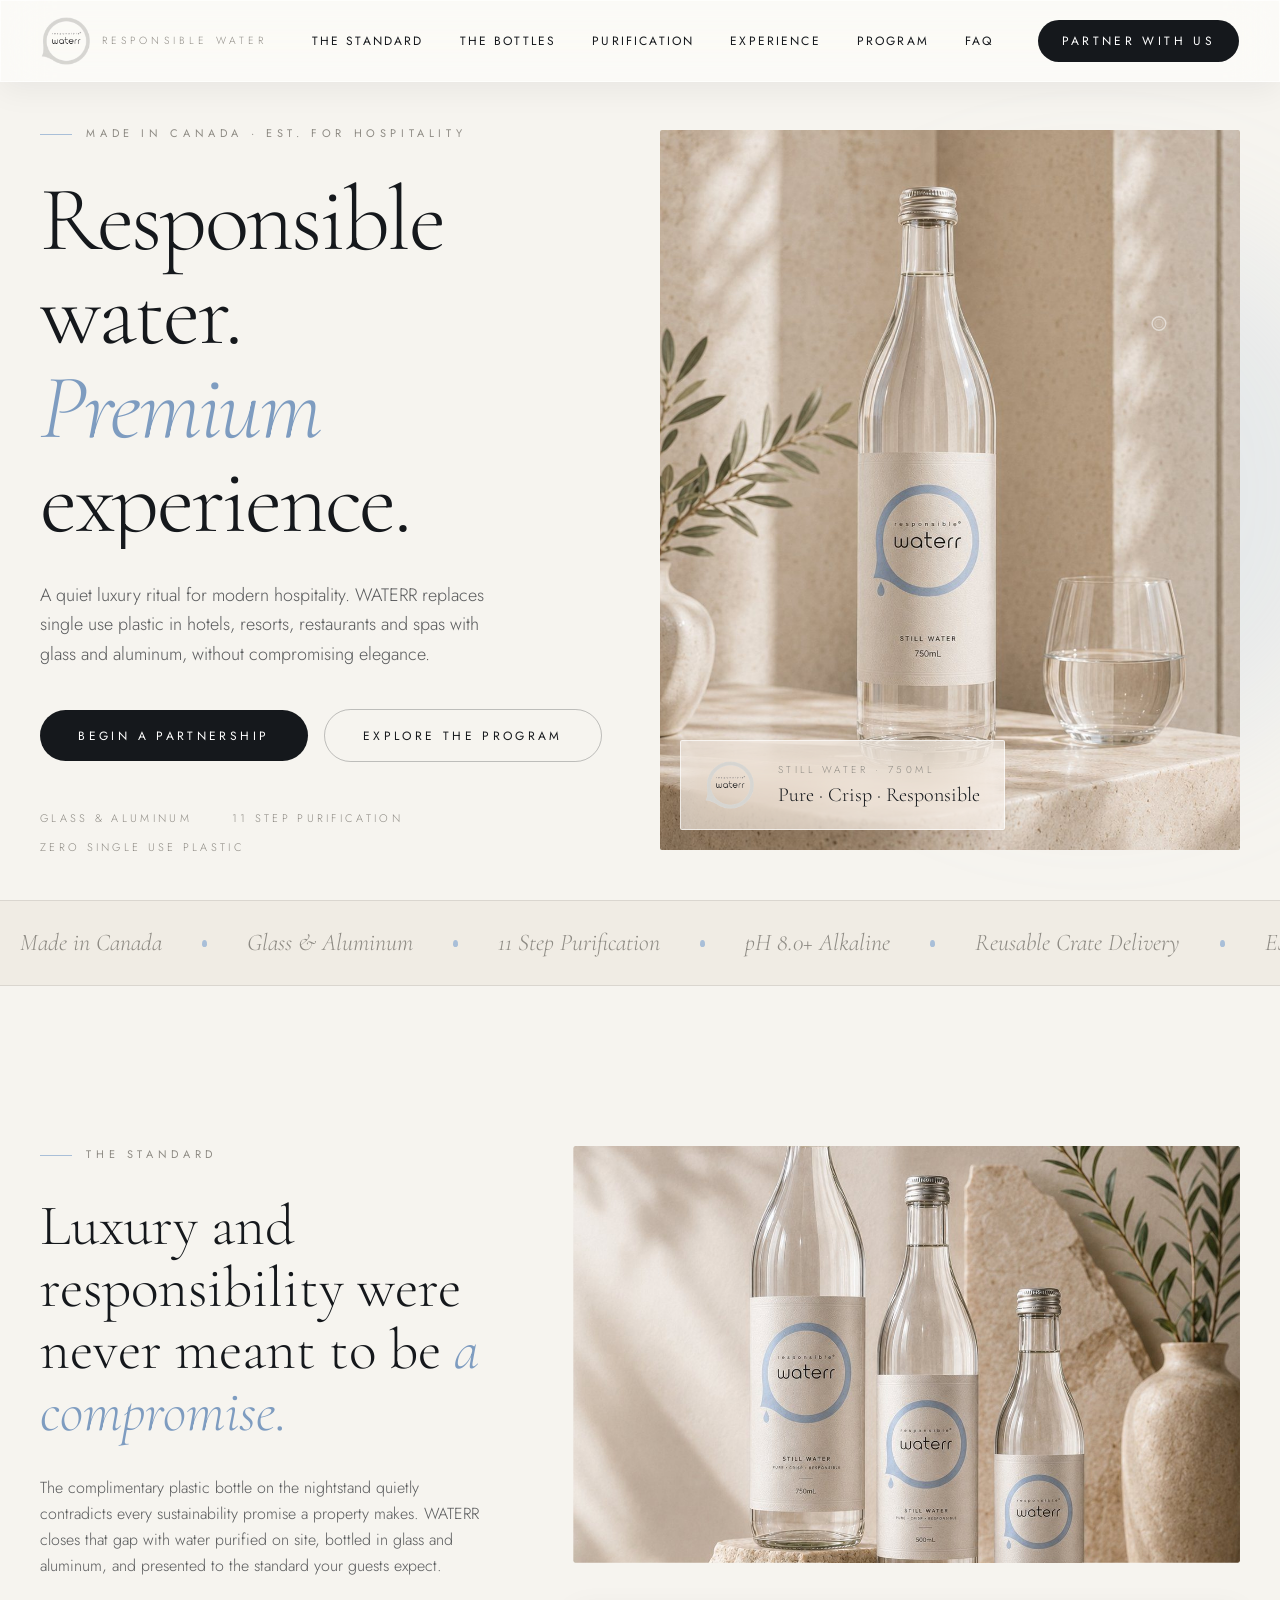
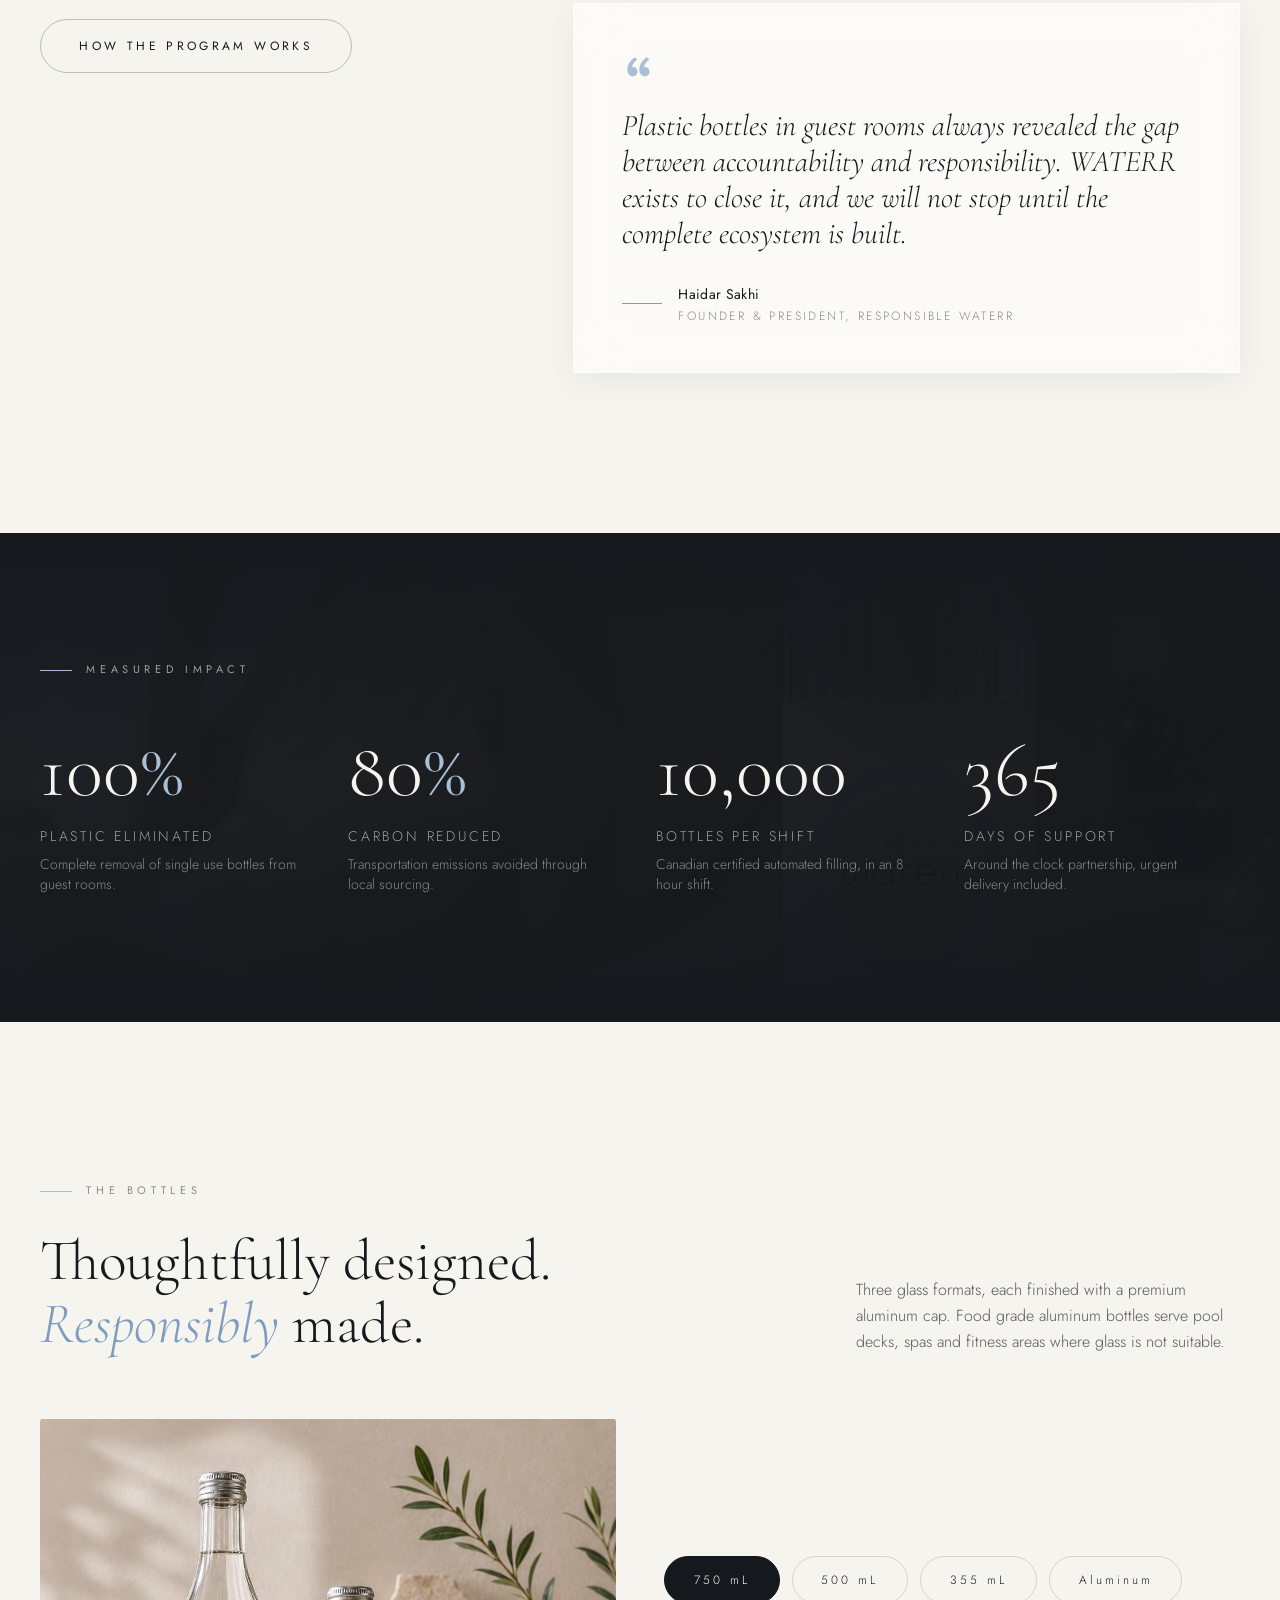
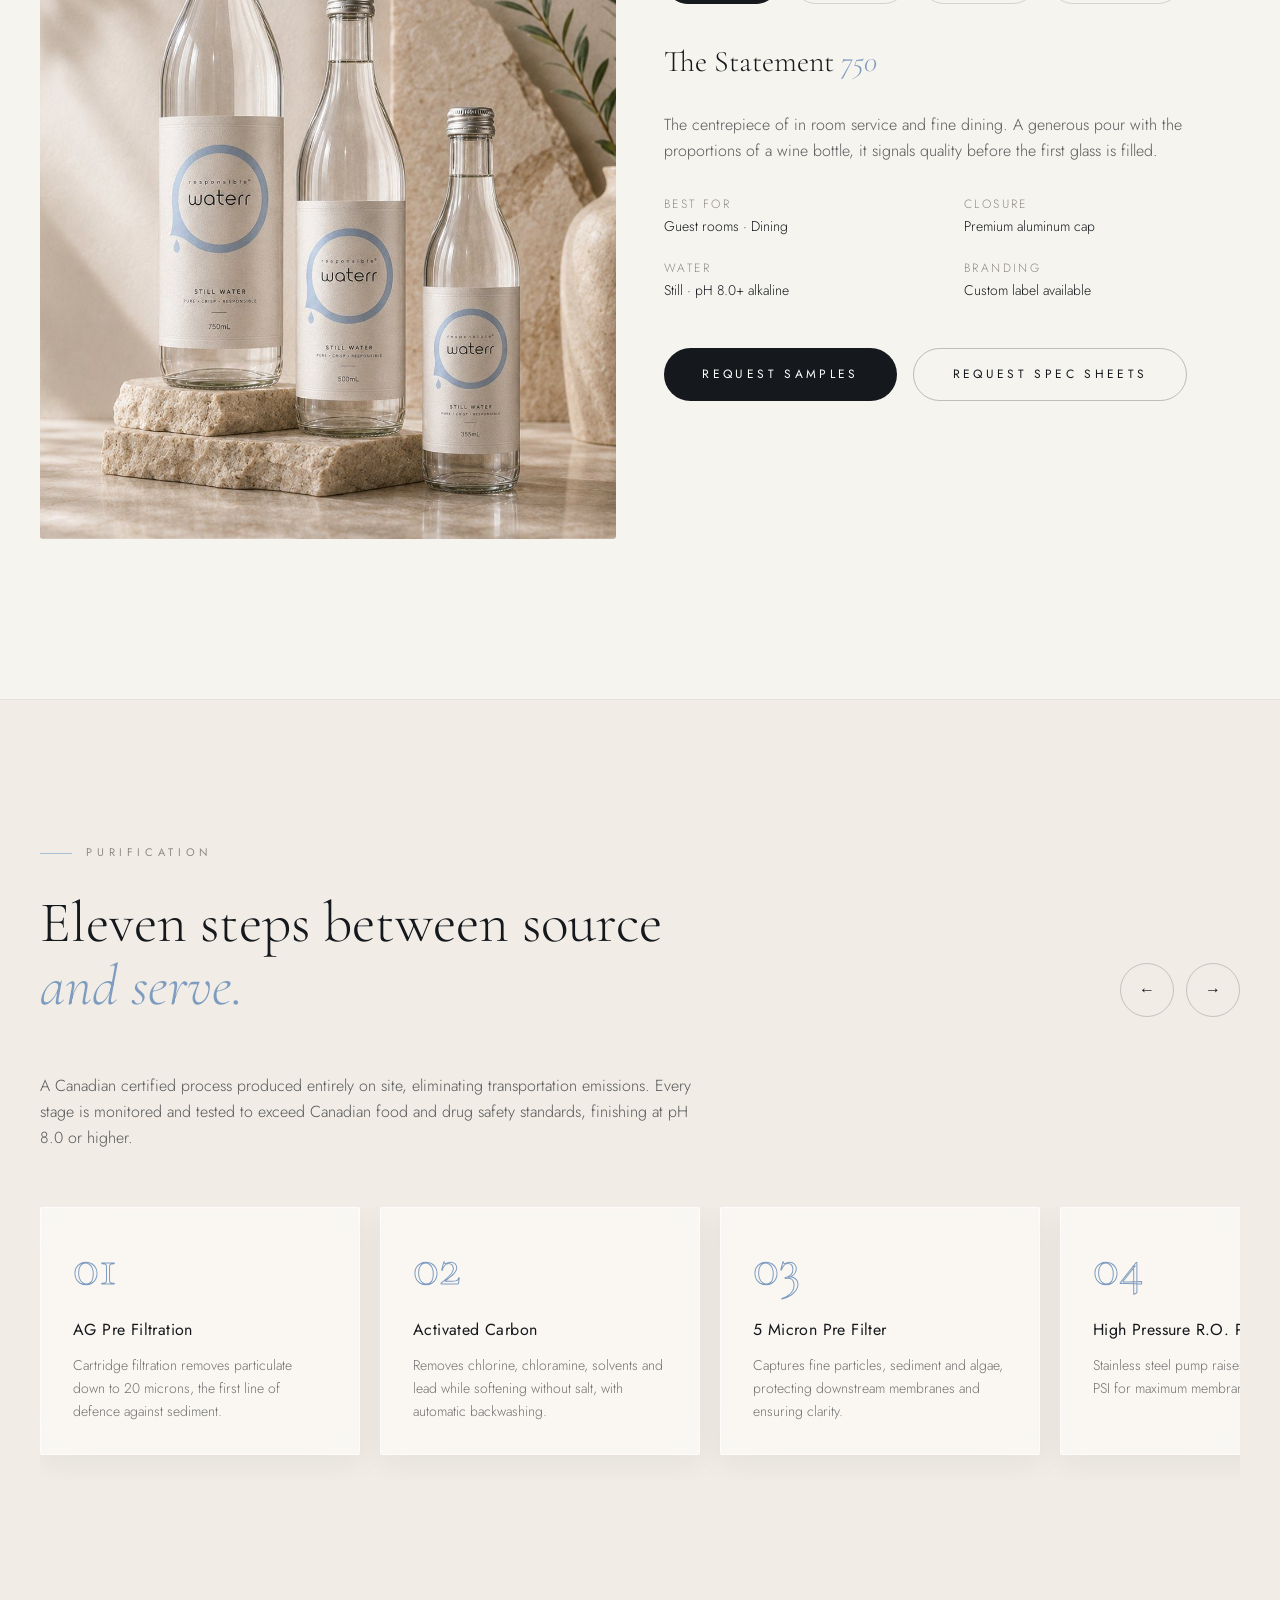
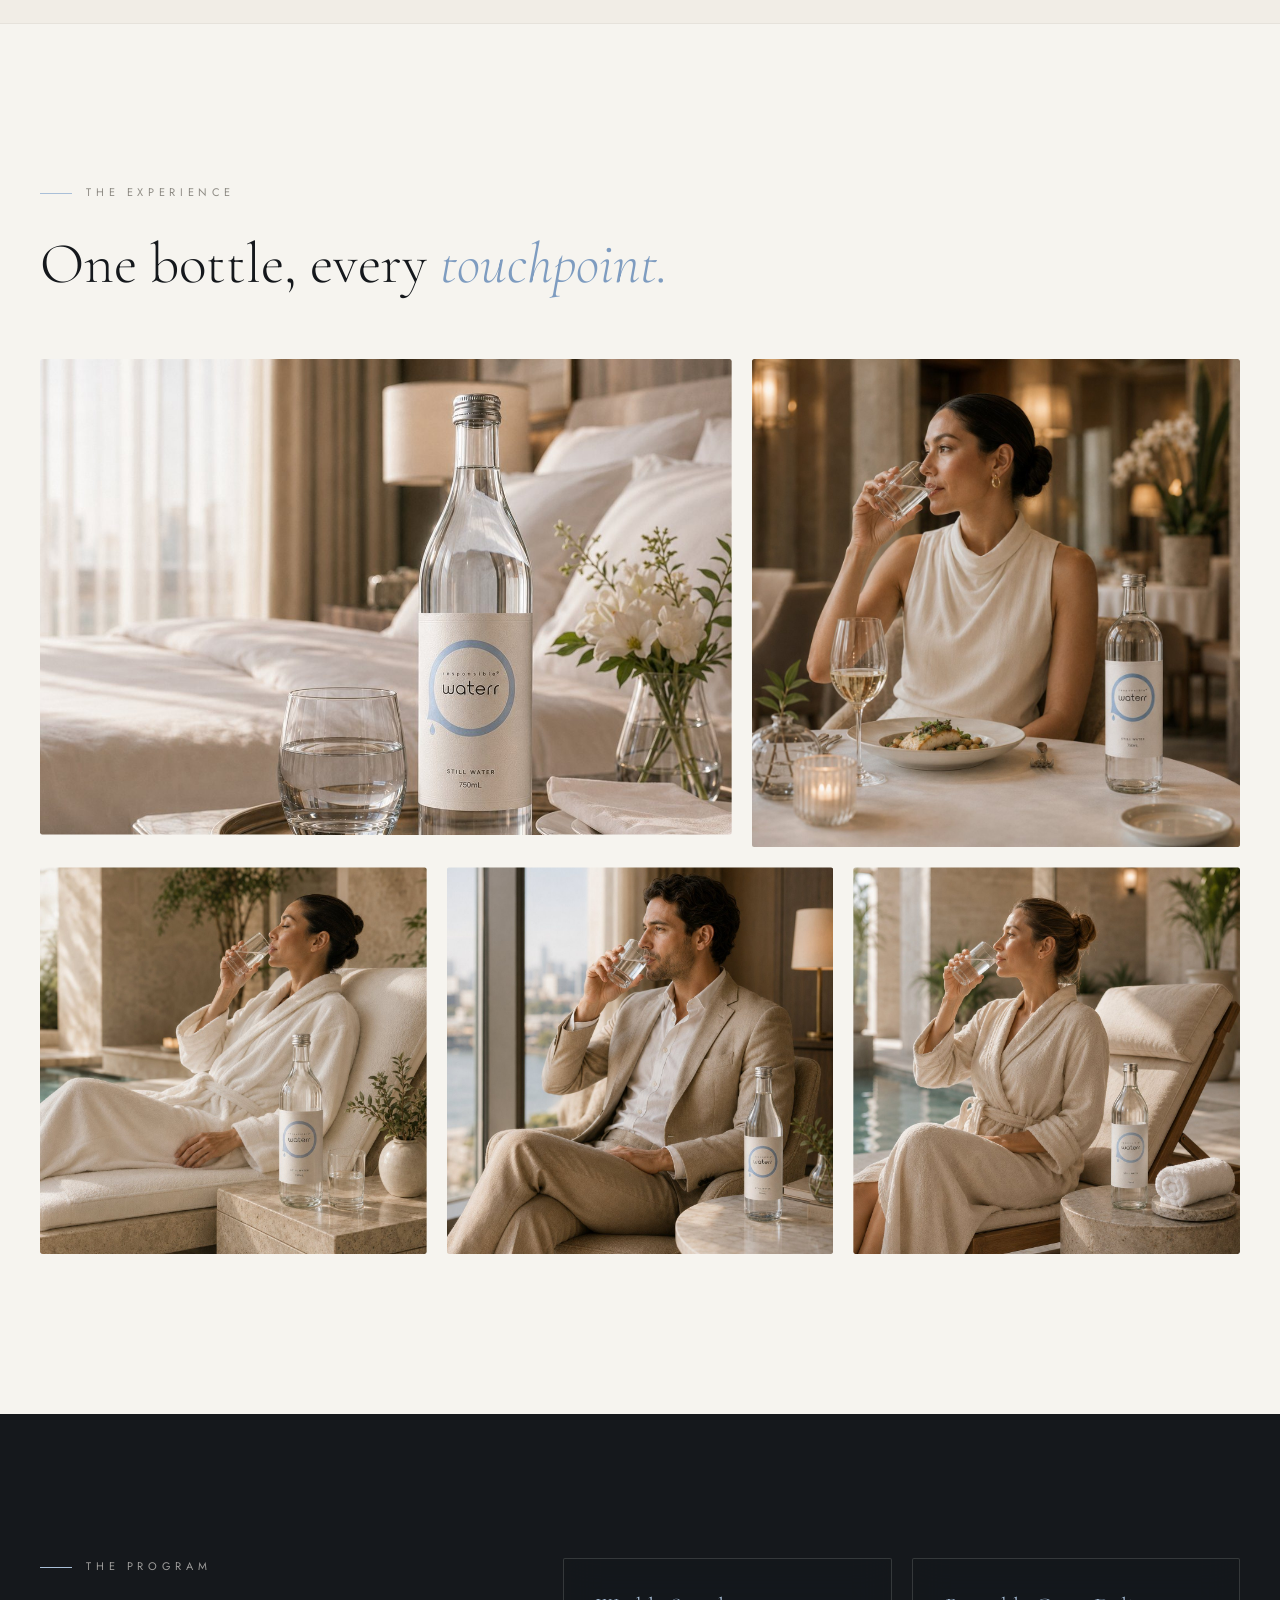
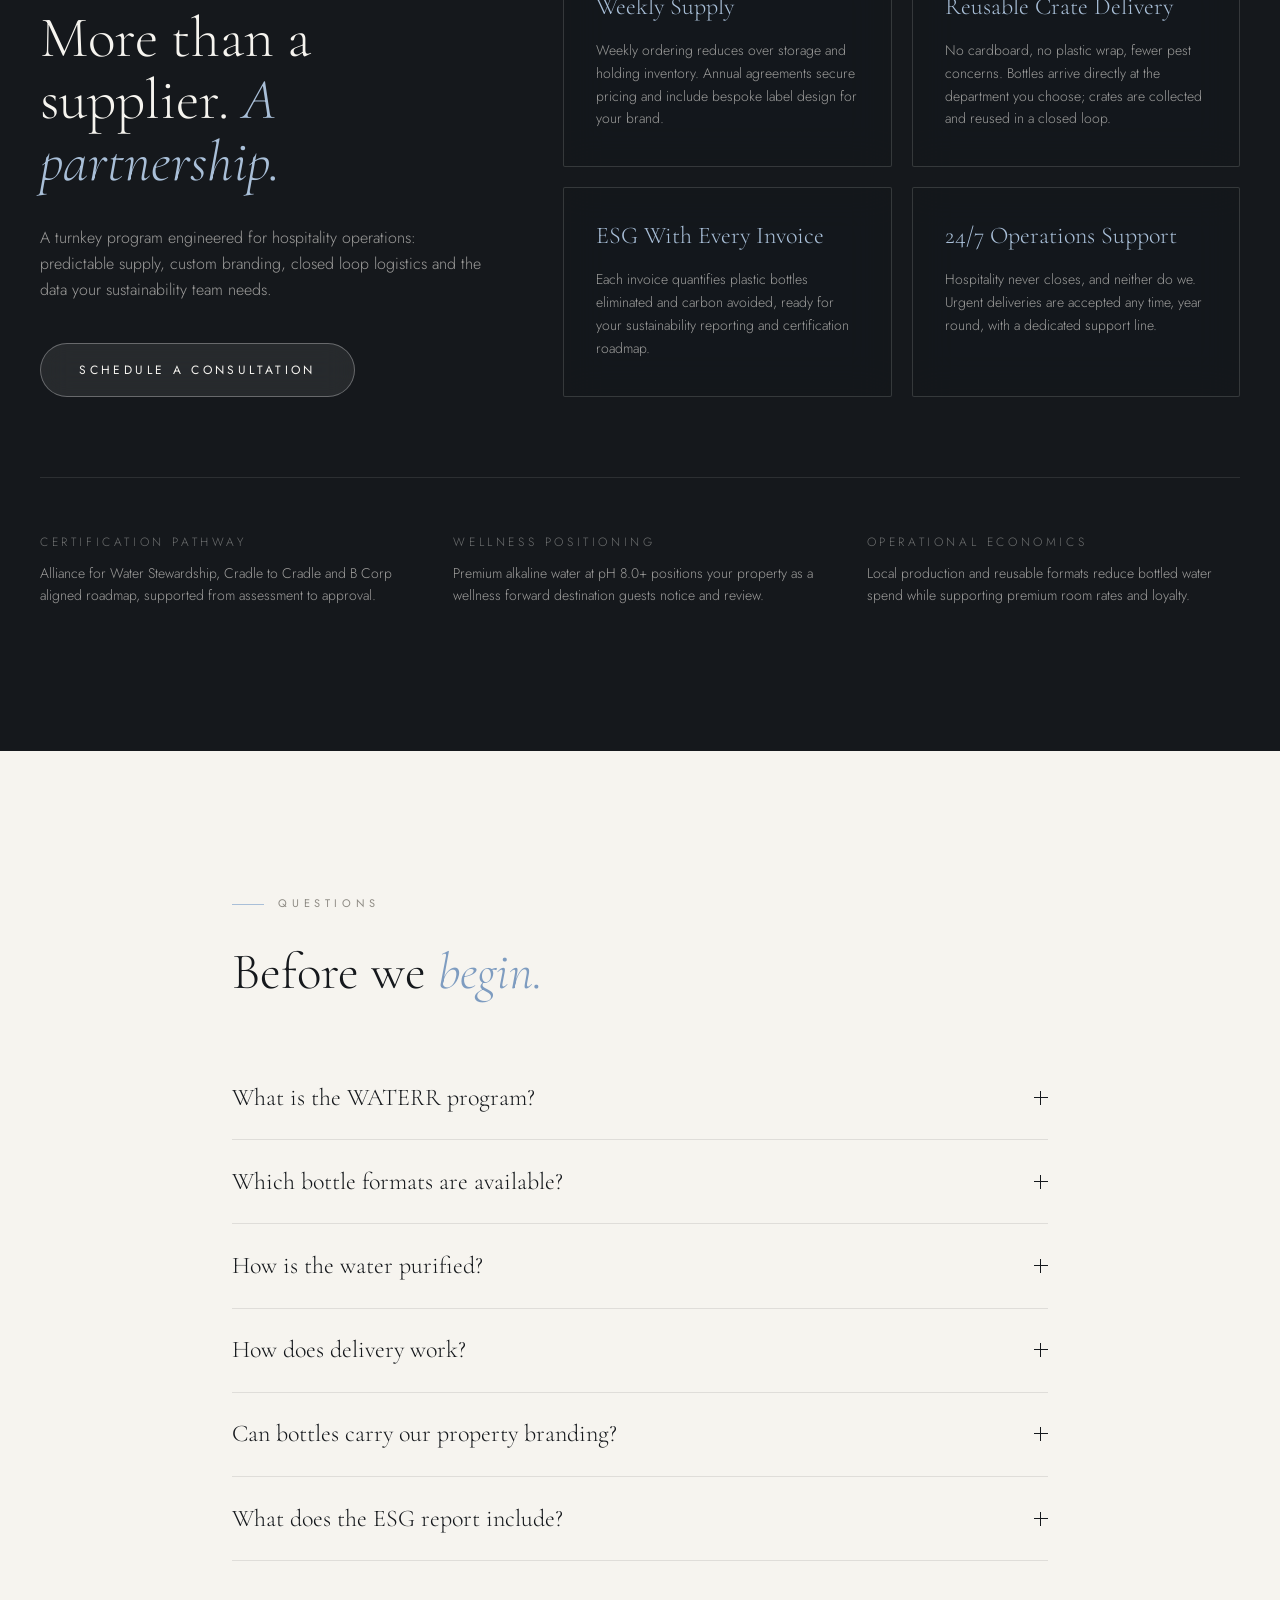
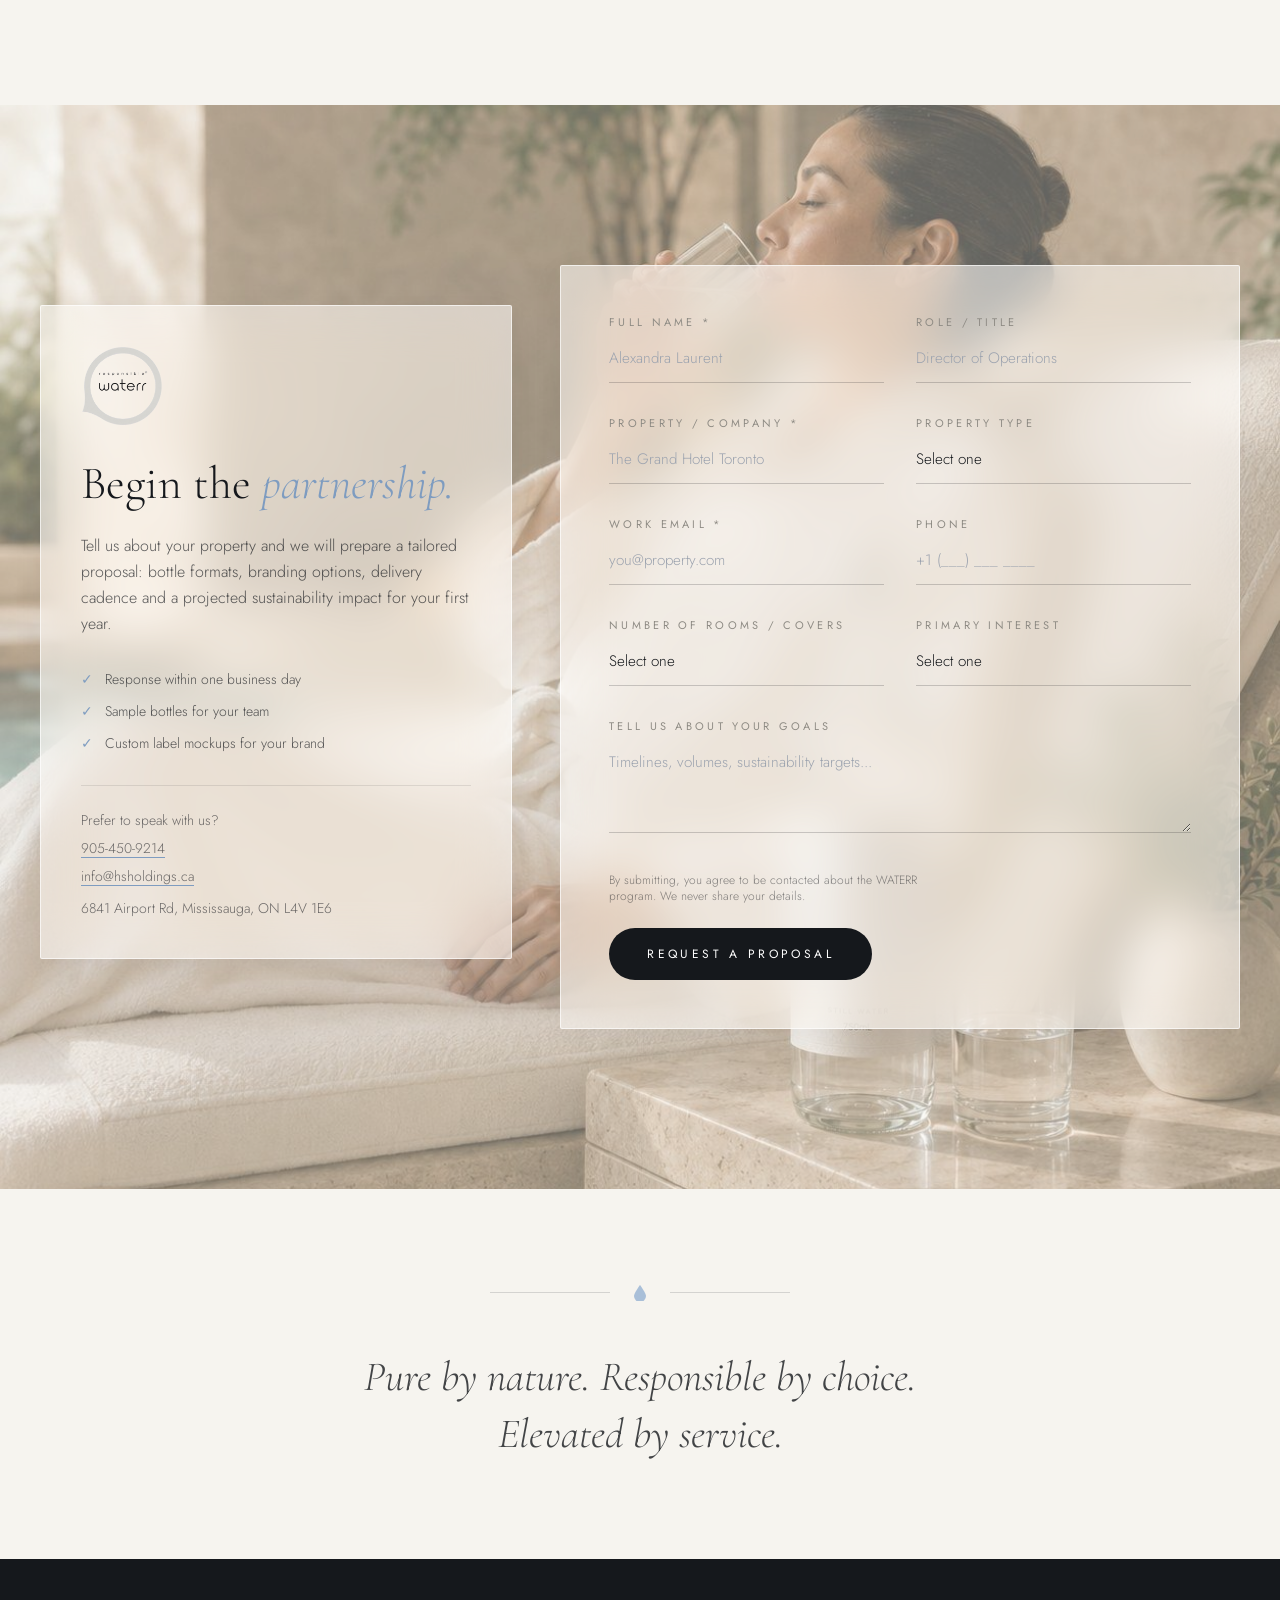
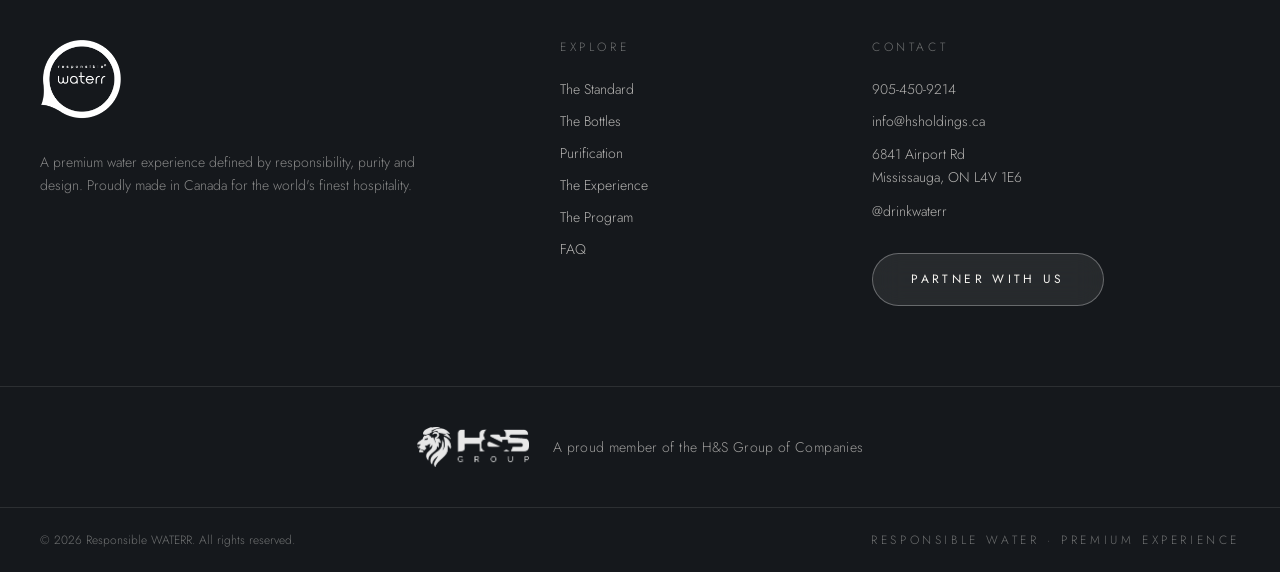
<file: index.html>
<!DOCTYPE html>
<html lang="en">
<head>
<meta charset="UTF-8">
<meta name="viewport" content="width=device-width, initial-scale=1.0">
<title>WATERR | Sustainable Premium Water for Luxury Hospitality | Made in Canada</title>
<meta name="description" content="responsible waterr replaces single use plastic in luxury hotels, resorts, restaurants and spas with premium glass and aluminum bottled water. Made in Canada, 11 step purification, ESG reporting with every invoice. Request a partnership consultation.">
<meta name="keywords" content="sustainable hotel water program, premium bottled water Canada, glass bottled water hotels, plastic free hotel amenities, luxury hospitality water, alkaline water hotels, ESG water program, on site water bottling, responsible waterr">
<meta name="author" content="Responsible WATERR">
<meta name="robots" content="index, follow, max-image-preview:large">
<link rel="canonical" href="https://officialrevmedia.github.io/waterr/">

<!-- Open Graph -->
<meta property="og:type" content="website">
<meta property="og:site_name" content="responsible waterr">
<meta property="og:title" content="WATERR | Sustainable Premium Water for Luxury Hospitality">
<meta property="og:description" content="A quiet luxury ritual, designed for modern hospitality. Glass and aluminum bottled water, made in Canada, with ESG reporting on every invoice.">
<meta property="og:url" content="https://officialrevmedia.github.io/waterr/">
<meta property="og:image" content="https://officialrevmedia.github.io/waterr/assets/img/hero-bottle.jpg">
<meta property="og:image:alt" content="responsible waterr 750mL glass bottle in a luxury setting">
<meta property="og:locale" content="en_CA">

<!-- Twitter -->
<meta name="twitter:card" content="summary_large_image">
<meta name="twitter:title" content="WATERR | Sustainable Premium Water for Luxury Hospitality">
<meta name="twitter:description" content="Glass and aluminum bottled water, made in Canada. Zero single use plastic, full ESG reporting.">
<meta name="twitter:image" content="https://officialrevmedia.github.io/waterr/assets/img/hero-bottle.jpg">

<!-- Icons -->
<link rel="icon" href="favicon.ico" sizes="any">
<link rel="icon" type="image/png" sizes="32x32" href="assets/img/favicon-32.png">
<link rel="icon" type="image/png" sizes="16x16" href="assets/img/favicon-16.png">
<link rel="apple-touch-icon" href="assets/img/apple-touch-icon.png">
<link rel="manifest" href="site.webmanifest">
<meta name="theme-color" content="#F6F4EF">

<!-- Fonts (self-hosted, preloaded) -->
<link rel="preload" as="font" type="font/woff2" href="assets/fonts/cormorant-garamond-latin-300-normal.woff2" crossorigin>
<link rel="preload" as="font" type="font/woff2" href="assets/fonts/jost-latin-300-normal.woff2" crossorigin>

<!-- Compiled Tailwind + design layer -->
<link rel="stylesheet" href="assets/css/tailwind.css">
<link rel="stylesheet" href="assets/css/style.css">
<link rel="preload" as="image" href="assets/img/hero-bottle.jpg">

<!-- Structured data -->
<script type="application/ld+json">
{
  "@context": "https://schema.org",
  "@graph": [
    {
      "@type": "Organization",
      "@id": "https://officialrevmedia.github.io/waterr/#org",
      "name": "Responsible WATERR",
      "alternateName": "WATERR",
      "url": "https://officialrevmedia.github.io/waterr/",
      "logo": "https://officialrevmedia.github.io/waterr/assets/img/icon-512.png",
      "slogan": "Responsible Water. Premium Experience.",
      "email": "info@hsholdings.ca",
      "telephone": "+1-905-450-9214",
      "parentOrganization": { "@type": "Organization", "name": "H&S Group of Companies" },
      "founder": { "@type": "Person", "name": "Haidar Sakhi", "jobTitle": "Founder & President" },
      "address": {
        "@type": "PostalAddress",
        "streetAddress": "6841 Airport Rd",
        "addressLocality": "Mississauga",
        "addressRegion": "ON",
        "postalCode": "L4V 1E6",
        "addressCountry": "CA"
      },
      "contactPoint": {
        "@type": "ContactPoint",
        "contactType": "sales",
        "telephone": "+1-905-450-9214",
        "email": "info@hsholdings.ca",
        "areaServed": "CA",
        "availableLanguage": "English"
      },
      "areaServed": "Canada",
      "description": "Sustainable premium water program for luxury hospitality. Glass and aluminum bottles, 11 step purification, reusable crate delivery and ESG reporting, made in Canada."
    },
    {
      "@type": "WebSite",
      "@id": "https://officialrevmedia.github.io/waterr/#website",
      "url": "https://officialrevmedia.github.io/waterr/",
      "name": "responsible waterr",
      "publisher": { "@id": "https://officialrevmedia.github.io/waterr/#org" },
      "inLanguage": "en-CA"
    },
    {
      "@type": "Service",
      "name": "WATERR Sustainable Hotel Water Program",
      "provider": { "@id": "https://officialrevmedia.github.io/waterr/#org" },
      "serviceType": "Premium bottled water program for hospitality",
      "areaServed": "Canada",
      "audience": { "@type": "Audience", "audienceType": "Luxury hotels, resorts, restaurants and spas" },
      "description": "Turnkey replacement of single use plastic with premium glass and aluminum bottled water, on site purification, reusable crate delivery, custom branding and ESG reporting."
    },
    {
      "@type": "FAQPage",
      "mainEntity": [
        {
          "@type": "Question",
          "name": "What is the WATERR program?",
          "acceptedAnswer": { "@type": "Answer", "text": "WATERR is a turnkey sustainable water partnership for luxury hospitality. We replace single use plastic bottles with premium glass and aluminum bottles filled with locally purified alkaline water, delivered in reusable crates with ESG reporting on every invoice." }
        },
        {
          "@type": "Question",
          "name": "Which bottle formats are available?",
          "acceptedAnswer": { "@type": "Answer", "text": "Three glass formats with premium aluminum caps: 750mL for in room service and dining, 500mL for meetings and guest rooms, and 355mL for minibars and turndown. Food grade aluminum bottles are available for pool decks, spas and fitness areas where glass is not suitable." }
        },
        {
          "@type": "Question",
          "name": "How is the water purified?",
          "acceptedAnswer": { "@type": "Answer", "text": "Every drop passes through an 11 step, Canadian certified purification process including activated carbon filtration, a 0.0002 micron reverse osmosis membrane, ultraviolet sterilization and final alkaline enhancement to pH 8.0 or higher." }
        },
        {
          "@type": "Question",
          "name": "How does delivery work?",
          "acceptedAnswer": { "@type": "Answer", "text": "Bottles arrive in durable reusable crates, with no cardboard and no plastic wrap, delivered directly to the department you choose. Crates are collected and reused in a closed loop, and urgent deliveries are supported around the clock." }
        },
        {
          "@type": "Question",
          "name": "Can bottles carry our property branding?",
          "acceptedAnswer": { "@type": "Answer", "text": "Yes. Labels and caps can be fully customized to your property identity. Annual purchase agreements include bespoke label design so the bottle on the nightstand feels like part of your brand." }
        },
        {
          "@type": "Question",
          "name": "What does the ESG report include?",
          "acceptedAnswer": { "@type": "Answer", "text": "Every invoice includes a sustainability impact summary: plastic bottles eliminated, estimated carbon avoided through local sourcing, and program metrics ready for your sustainability reporting and certifications." }
        }
      ]
    }
  ]
}
</script>
<noscript><style>
#preloader{display:none!important}
.reveal,.reveal-img,[data-stagger]>*{opacity:1!important;transform:none!important;clip-path:none!important}
.hero-line span,.fade-up-load{opacity:1!important;transform:none!important;animation:none!important}
</style></noscript>
</head>

<body class="font-body antialiased">

<!-- ====== preloader ====== -->
<div id="preloader" aria-hidden="true">
  <div class="loader-stage">
    <div class="loader-drop"></div>
    <div class="loader-ring"></div>
    <div class="loader-ripple"></div>
    <span class="loader-word">responsible waterr</span>
  </div>
</div>

<!-- scroll progress -->
<div id="progressTrack"><div id="progressBar"></div></div>

<!-- ====== nav ====== -->
<header id="nav" class="glass fixed top-0 inset-x-0 z-50">
  <div class="max-w-wrap mx-auto px-6 lg:px-10 h-20 flex items-center justify-between">
    <a href="#top" class="flex items-center gap-3" aria-label="responsible waterr home">
      <img src="assets/img/logo-grey.png" alt="responsible waterr logo" class="h-12 w-auto" width="64" height="63">
      <span class="hidden sm:block text-[0.65rem] tracking-[0.4em] uppercase text-stone">Responsible Water</span>
    </a>
    <nav class="hidden lg:flex items-center gap-9" aria-label="Primary">
      <a class="nav-link" href="#standard">The Standard</a>
      <a class="nav-link" href="#bottles">The Bottles</a>
      <a class="nav-link" href="#purification">Purification</a>
      <a class="nav-link" href="#experience">Experience</a>
      <a class="nav-link" href="#program">Program</a>
      <a class="nav-link" href="#faq">FAQ</a>
    </nav>
    <div class="flex items-center gap-4">
      <div class="hidden md:block"><a href="#partner" class="btn btn-ink !py-3 !px-6"><span>Partner With Us</span></a></div>
      <button id="burger" class="lg:hidden flex flex-col gap-1.5 p-2" aria-label="Open menu" aria-expanded="false" aria-controls="mobileMenu">
        <span class="block w-6 h-px bg-ink"></span>
        <span class="block w-6 h-px bg-ink"></span>
        <span class="block w-4 h-px bg-ink"></span>
      </button>
    </div>
  </div>
</header>

<!-- mobile menu -->
<div id="mobileMenu" class="hidden fixed inset-0 z-40 glass pt-32 px-8" role="dialog" aria-label="Menu">
  <nav class="flex flex-col gap-7 text-2xl font-display">
    <a href="#standard">The Standard</a>
    <a href="#bottles">The Bottles</a>
    <a href="#purification">Purification</a>
    <a href="#experience">Experience</a>
    <a href="#program">Program</a>
    <a href="#faq">FAQ</a>
    <a href="#partner" class="btn btn-ink mt-4 self-start"><span>Partner With Us</span></a>
  </nav>
</div>

<main id="top">

<!-- ====== hero ====== -->
<section class="relative min-h-screen flex items-stretch pt-20 overflow-hidden" aria-label="Introduction">
  <div class="max-w-wrap mx-auto px-6 lg:px-10 w-full grid lg:grid-cols-12 gap-10 items-center py-14 lg:py-0">
    <div class="lg:col-span-6 relative z-10">
      <p class="eyebrow fade-up-load mb-8">Made in Canada<span class="hidden sm:inline"> &middot; Est. for Hospitality</span></p>
      <h1 class="font-display font-light text-[clamp(2.9rem,7.2vw,5.8rem)] leading-[1.02] tracking-tight">
        <span class="hero-line"><span>Responsible water.</span></span>
        <span class="hero-line"><span class="italic text-mistdeep">Premium</span></span>
        <span class="hero-line"><span>experience.</span></span>
      </h1>
      <p class="fade-up-load d-6 mt-8 max-w-md text-lg text-ink/70 leading-relaxed">
        A quiet luxury ritual for modern hospitality. WATERR replaces single use plastic in hotels, resorts, restaurants and spas with glass and aluminum, without compromising elegance.
      </p>
      <div class="fade-up-load d-8 mt-10 flex flex-wrap items-center gap-4">
        <a href="#partner" class="btn btn-ink"><span>Begin a Partnership</span></a>
        <a href="#standard" class="btn btn-ghost"><span>Explore the Program</span></a>
      </div>
      <div class="fade-up-load d-10 mt-12 flex flex-wrap gap-x-10 gap-y-3 text-[0.6875rem] tracking-[0.3em] uppercase text-stone">
        <span>Glass &amp; Aluminum</span>
        <span>11 Step Purification</span>
        <span>Zero Single Use Plastic</span>
      </div>
    </div>

    <div class="lg:col-span-6 relative">
      <figure class="hero-img-wrap relative rounded-sm overflow-hidden aspect-[4/5] lg:aspect-auto lg:h-[80vh] shadow-[0_40px_80px_-30px_rgba(21,24,28,0.25)]">
        <img class="hero-img w-full h-full object-cover" src="assets/img/hero-bottle.jpg"
             alt="responsible waterr 750mL still water in glass on a travertine ledge" width="1254" height="1254" fetchpriority="high">
        <canvas id="ripple-canvas" aria-hidden="true"></canvas>
        <figcaption class="glass absolute bottom-5 left-5 right-5 sm:right-auto rounded-sm px-6 py-5 flex items-center gap-6">
          <img src="assets/img/logo-grey.png" alt="" class="h-12 w-auto hidden sm:block" aria-hidden="true">
          <div>
            <p class="text-[0.625rem] tracking-[0.35em] uppercase text-stone">Still Water &middot; 750mL</p>
            <p class="font-display text-xl mt-1">Pure &middot; Crisp &middot; Responsible</p>
          </div>
        </figcaption>
      </figure>
      <div class="hidden lg:block absolute -z-10 -right-32 top-1/2 -translate-y-1/2 w-[34rem] h-[34rem] rounded-full bg-mist/20 blur-3xl" aria-hidden="true"></div>
    </div>
  </div>
</section>

<!-- ====== marquee ====== -->
<section class="border-y border-ink/10 bg-travertine/60 py-6 overflow-hidden" aria-hidden="true">
  <div class="marquee">
    <div class="marquee-track">
      <span class="marquee-item">Made in Canada</span>
      <span class="marquee-item">Glass &amp; Aluminum</span>
      <span class="marquee-item">11 Step Purification</span>
      <span class="marquee-item">pH 8.0+ Alkaline</span>
      <span class="marquee-item">Reusable Crate Delivery</span>
      <span class="marquee-item">ESG Report with Every Invoice</span>
      <span class="marquee-item">Zero Single Use Plastic</span>
    </div>
    <div class="marquee-track" aria-hidden="true">
      <span class="marquee-item">Made in Canada</span>
      <span class="marquee-item">Glass &amp; Aluminum</span>
      <span class="marquee-item">11 Step Purification</span>
      <span class="marquee-item">pH 8.0+ Alkaline</span>
      <span class="marquee-item">Reusable Crate Delivery</span>
      <span class="marquee-item">ESG Report with Every Invoice</span>
      <span class="marquee-item">Zero Single Use Plastic</span>
    </div>
  </div>
</section>

<!-- ====== the standard ====== -->
<section id="standard" class="py-28 lg:py-40">
  <div class="max-w-wrap mx-auto px-6 lg:px-10">
    <div class="grid lg:grid-cols-12 gap-12 lg:gap-20 items-start">
      <div class="lg:col-span-5 lg:sticky lg:top-32">
        <p class="eyebrow reveal mb-8">The Standard</p>
        <h2 class="reveal font-display font-light text-[clamp(2.2rem,4.5vw,3.8rem)] leading-[1.08]">
          Luxury and responsibility were never meant to be <span class="italic text-mistdeep">a compromise.</span>
        </h2>
        <p class="reveal mt-8 text-ink/70 leading-relaxed max-w-md">
          The complimentary plastic bottle on the nightstand quietly contradicts every sustainability promise a property makes. WATERR closes that gap with water purified on site, bottled in glass and aluminum, and presented to the standard your guests expect.
        </p>
        <div class="reveal mt-10">
          <a href="#program" class="btn btn-ghost"><span>How the Program Works</span></a>
        </div>
      </div>
      <div class="lg:col-span-7 space-y-10">
        <figure class="reveal-img img-hover rounded-sm overflow-hidden aspect-[16/10]">
          <img src="assets/img/bottles-trio.jpg" alt="WATERR 750mL, 500mL and 355mL glass bottles on travertine" class="w-full h-full object-cover" loading="lazy" width="1254" height="1254">
        </figure>
        <blockquote class="reveal glass rounded-sm p-8 lg:p-12">
          <svg class="w-8 h-8 text-mist mb-6" viewBox="0 0 24 24" fill="currentColor" aria-hidden="true"><path d="M9.6 4C5.9 6.6 4 9.7 4 13.4c0 3 1.8 4.9 4.1 4.9 2 0 3.6-1.5 3.6-3.6 0-2-1.4-3.4-3.3-3.4-.3 0-.8.1-.9.1.3-2 2-4.3 4-5.7L9.6 4zm9 0c-3.7 2.6-5.6 5.7-5.6 9.4 0 3 1.8 4.9 4.1 4.9 2 0 3.6-1.5 3.6-3.6 0-2-1.4-3.4-3.3-3.4-.3 0-.8.1-.9.1.3-2 2-4.3 4-5.7L18.6 4z"/></svg>
          <p class="font-display text-2xl lg:text-3xl font-light leading-snug italic">
            Plastic bottles in guest rooms always revealed the gap between accountability and responsibility. WATERR exists to close it, and we will not stop until the complete ecosystem is built.
          </p>
          <footer class="mt-8 flex items-center gap-4">
            <span class="w-10 h-px bg-mistdeep"></span>
            <div>
              <p class="text-sm font-normal tracking-wide">Haidar Sakhi</p>
              <p class="text-xs text-stone tracking-[0.2em] uppercase mt-1">Founder &amp; President, Responsible WATERR</p>
            </div>
          </footer>
        </blockquote>
      </div>
    </div>
  </div>
</section>

<!-- ====== impact metrics ====== -->
<section class="relative py-24 lg:py-32 bg-ink text-porcelain overflow-hidden" aria-label="Impact">
  <img src="assets/img/bottle-marble.jpg" alt="" aria-hidden="true" class="absolute inset-0 w-full h-full object-cover opacity-20" loading="lazy">
  <div class="absolute inset-0 bg-gradient-to-b from-ink via-ink/80 to-ink" aria-hidden="true"></div>
  <div class="relative max-w-wrap mx-auto px-6 lg:px-10">
    <p class="eyebrow reveal !text-porcelain/60 mb-14">Measured Impact</p>
    <div data-stagger class="grid grid-cols-2 lg:grid-cols-4 gap-y-14 gap-x-8">
      <div>
        <p class="stat-num"><span data-count="100">0</span><span class="text-mist">%</span></p>
        <p class="mt-4 text-sm tracking-[0.2em] uppercase text-porcelain/60">Plastic eliminated</p>
        <p class="mt-2 text-sm text-porcelain/50 max-w-[16rem]">Complete removal of single use bottles from guest rooms.</p>
      </div>
      <div>
        <p class="stat-num"><span data-count="80">0</span><span class="text-mist">%</span></p>
        <p class="mt-4 text-sm tracking-[0.2em] uppercase text-porcelain/60">Carbon reduced</p>
        <p class="mt-2 text-sm text-porcelain/50 max-w-[16rem]">Transportation emissions avoided through local sourcing.</p>
      </div>
      <div>
        <p class="stat-num"><span data-count="10000">0</span></p>
        <p class="mt-4 text-sm tracking-[0.2em] uppercase text-porcelain/60">Bottles per shift</p>
        <p class="mt-2 text-sm text-porcelain/50 max-w-[16rem]">Canadian certified automated filling, in an 8 hour shift.</p>
      </div>
      <div>
        <p class="stat-num"><span data-count="365">0</span></p>
        <p class="mt-4 text-sm tracking-[0.2em] uppercase text-porcelain/60">Days of support</p>
        <p class="mt-2 text-sm text-porcelain/50 max-w-[16rem]">Around the clock partnership, urgent delivery included.</p>
      </div>
    </div>
  </div>
</section>

<!-- ====== the bottles ====== -->
<section id="bottles" class="py-28 lg:py-40">
  <div class="max-w-wrap mx-auto px-6 lg:px-10">
    <div class="lg:flex items-end justify-between gap-12 mb-16">
      <div>
        <p class="eyebrow reveal mb-8">The Bottles</p>
        <h2 class="reveal font-display font-light text-[clamp(2.2rem,4.5vw,3.8rem)] leading-[1.08] max-w-2xl">
          Thoughtfully designed.<br><span class="italic text-mistdeep">Responsibly</span> made.
        </h2>
      </div>
      <p class="reveal mt-6 lg:mt-0 max-w-sm text-ink/70 leading-relaxed">
        Three glass formats, each finished with a premium aluminum cap. Food grade aluminum bottles serve pool decks, spas and fitness areas where glass is not suitable.
      </p>
    </div>

    <div class="grid lg:grid-cols-12 gap-12 items-center">
      <figure class="reveal-img img-hover lg:col-span-6 rounded-sm overflow-hidden aspect-square lg:aspect-[4/5]">
        <img id="bottleShot" src="assets/img/bottles-trio.jpg" alt="The WATERR bottle family: 750mL, 500mL and 355mL glass with aluminum caps" class="w-full h-full object-cover bottle-shot" loading="lazy" width="1254" height="1254">
      </figure>

      <div class="lg:col-span-6">
        <div class="reveal flex flex-wrap gap-3 mb-10" role="tablist" aria-label="Bottle sizes">
          <button class="size-tab active" role="tab" aria-selected="true" data-target="size-750"
                  data-img="assets/img/bottles-trio.jpg" data-alt="The WATERR bottle family: 750mL, 500mL and 355mL glass with aluminum caps">750 mL</button>
          <button class="size-tab" role="tab" aria-selected="false" data-target="size-500"
                  data-img="assets/img/bottles-trio.jpg" data-alt="WATERR 500mL glass bottle with premium aluminum cap">500 mL</button>
          <button class="size-tab" role="tab" aria-selected="false" data-target="size-355"
                  data-img="assets/img/bottles-trio.jpg" data-alt="WATERR 355mL glass bottle for minibar and turndown service">355 mL</button>
          <button class="size-tab" role="tab" aria-selected="false" data-target="size-alu"
                  data-img="assets/img/aluminum-bottle.jpg" data-alt="WATERR food grade aluminum bottle, for pool, spa and fitness areas where glass is not suitable">Aluminum</button>
        </div>

        <div id="size-750" class="size-panel active gap-8" role="tabpanel">
          <h3 class="font-display text-3xl font-light">The Statement <span class="italic text-mistdeep">750</span></h3>
          <p class="text-ink/70 leading-relaxed">The centrepiece of in room service and fine dining. A generous pour with the proportions of a wine bottle, it signals quality before the first glass is filled.</p>
          <dl class="grid grid-cols-2 gap-6 text-sm">
            <div><dt class="text-stone tracking-[0.2em] uppercase text-xs mb-1">Best for</dt><dd>Guest rooms &middot; Dining</dd></div>
            <div><dt class="text-stone tracking-[0.2em] uppercase text-xs mb-1">Closure</dt><dd>Premium aluminum cap</dd></div>
            <div><dt class="text-stone tracking-[0.2em] uppercase text-xs mb-1">Water</dt><dd>Still &middot; pH 8.0+ alkaline</dd></div>
            <div><dt class="text-stone tracking-[0.2em] uppercase text-xs mb-1">Branding</dt><dd>Custom label available</dd></div>
          </dl>
        </div>

        <div id="size-500" class="size-panel gap-8" role="tabpanel">
          <h3 class="font-display text-3xl font-light">The Versatile <span class="italic text-mistdeep">500</span></h3>
          <p class="text-ink/70 leading-relaxed">The everyday workhorse for meetings, events and guest rooms. Balanced in the hand, premium on the table, ideal across the property.</p>
          <dl class="grid grid-cols-2 gap-6 text-sm">
            <div><dt class="text-stone tracking-[0.2em] uppercase text-xs mb-1">Best for</dt><dd>Meetings &middot; Events &middot; Rooms</dd></div>
            <div><dt class="text-stone tracking-[0.2em] uppercase text-xs mb-1">Closure</dt><dd>Premium aluminum cap</dd></div>
            <div><dt class="text-stone tracking-[0.2em] uppercase text-xs mb-1">Water</dt><dd>Still &middot; pH 8.0+ alkaline</dd></div>
            <div><dt class="text-stone tracking-[0.2em] uppercase text-xs mb-1">Branding</dt><dd>Custom label available</dd></div>
          </dl>
        </div>

        <div id="size-355" class="size-panel gap-8" role="tabpanel">
          <h3 class="font-display text-3xl font-light">The Detail <span class="italic text-mistdeep">355</span></h3>
          <p class="text-ink/70 leading-relaxed">A compact gesture for minibars, welcome amenities and turndown service. The small touch guests remember, photographed more often than you would expect.</p>
          <dl class="grid grid-cols-2 gap-6 text-sm">
            <div><dt class="text-stone tracking-[0.2em] uppercase text-xs mb-1">Best for</dt><dd>Minibar &middot; Turndown &middot; Welcome</dd></div>
            <div><dt class="text-stone tracking-[0.2em] uppercase text-xs mb-1">Closure</dt><dd>Premium aluminum cap</dd></div>
            <div><dt class="text-stone tracking-[0.2em] uppercase text-xs mb-1">Water</dt><dd>Still &middot; pH 8.0+ alkaline</dd></div>
            <div><dt class="text-stone tracking-[0.2em] uppercase text-xs mb-1">Branding</dt><dd>Custom label available</dd></div>
          </dl>
        </div>

        <div id="size-alu" class="size-panel gap-8" role="tabpanel">
          <h3 class="font-display text-3xl font-light">The Active <span class="italic text-mistdeep">Aluminum</span></h3>
          <p class="text-ink/70 leading-relaxed">Infinitely recyclable, food grade aluminum for pool decks, spas and fitness centres. Lightweight, safe near water, and a superior barrier against light and oxygen.</p>
          <figure class="glass rounded-sm p-4 flex items-center gap-5">
            <img src="assets/img/aluminum-bottle.jpg" alt="WATERR aluminum bottle shown in a hospitality setting" class="w-24 h-32 object-cover rounded-sm flex-shrink-0" loading="lazy" width="576" height="960">
            <figcaption class="text-sm text-ink/60 leading-relaxed">
              <span class="block text-[0.625rem] tracking-[0.35em] uppercase text-stone mb-2">Aluminum, for reference</span>
              The same water, the same branding, in a format built for wet and active areas. Custom finishes available.
            </figcaption>
          </figure>
          <dl class="grid grid-cols-2 gap-6 text-sm">
            <div><dt class="text-stone tracking-[0.2em] uppercase text-xs mb-1">Best for</dt><dd>Pool &middot; Spa &middot; Fitness</dd></div>
            <div><dt class="text-stone tracking-[0.2em] uppercase text-xs mb-1">Material</dt><dd>Infinitely recyclable</dd></div>
            <div><dt class="text-stone tracking-[0.2em] uppercase text-xs mb-1">Water</dt><dd>Still &middot; pH 8.0+ alkaline</dd></div>
            <div><dt class="text-stone tracking-[0.2em] uppercase text-xs mb-1">Branding</dt><dd>Full custom finish</dd></div>
          </dl>
        </div>

        <div class="reveal mt-12 flex flex-wrap gap-4">
          <a href="#partner" class="btn btn-ink"><span>Request Samples</span></a>
          <a href="mailto:info@hsholdings.ca?subject=WATERR%20bottle%20specification%20sheets" class="btn btn-ghost"><span>Request Spec Sheets</span></a>
        </div>
      </div>
    </div>
  </div>
</section>

<!-- ====== purification ====== -->
<section id="purification" class="py-28 lg:py-36 bg-travertine/50 border-y border-ink/5">
  <div class="max-w-wrap mx-auto px-6 lg:px-10">
    <div class="lg:flex items-end justify-between gap-12 mb-14">
      <div>
        <p class="eyebrow reveal mb-8">Purification</p>
        <h2 class="reveal font-display font-light text-[clamp(2.2rem,4.5vw,3.8rem)] leading-[1.08] max-w-2xl">
          Eleven steps between source <span class="italic text-mistdeep">and serve.</span>
        </h2>
      </div>
      <div class="reveal mt-8 lg:mt-0 flex items-center gap-3">
        <button id="railPrev" class="rail-btn" aria-label="Previous steps">&larr;</button>
        <button id="railNext" class="rail-btn" aria-label="Next steps">&rarr;</button>
      </div>
    </div>
    <p class="reveal max-w-2xl text-ink/70 leading-relaxed mb-14">
      A Canadian certified process produced entirely on site, eliminating transportation emissions. Every stage is monitored and tested to exceed Canadian food and drug safety standards, finishing at pH 8.0 or higher.
    </p>

    <div id="rail" role="list" aria-label="The 11 step purification process">
      <article class="rail-card glass rounded-sm p-8" role="listitem">
        <p class="rail-num">01</p>
        <h3 class="mt-6 font-normal tracking-wide">AG Pre Filtration</h3>
        <p class="mt-3 text-sm text-ink/60 leading-relaxed">Cartridge filtration removes particulate down to 20 microns, the first line of defence against sediment.</p>
      </article>
      <article class="rail-card glass rounded-sm p-8" role="listitem">
        <p class="rail-num">02</p>
        <h3 class="mt-6 font-normal tracking-wide">Activated Carbon</h3>
        <p class="mt-3 text-sm text-ink/60 leading-relaxed">Removes chlorine, chloramine, solvents and lead while softening without salt, with automatic backwashing.</p>
      </article>
      <article class="rail-card glass rounded-sm p-8" role="listitem">
        <p class="rail-num">03</p>
        <h3 class="mt-6 font-normal tracking-wide">5 Micron Pre Filter</h3>
        <p class="mt-3 text-sm text-ink/60 leading-relaxed">Captures fine particles, sediment and algae, protecting downstream membranes and ensuring clarity.</p>
      </article>
      <article class="rail-card glass rounded-sm p-8" role="listitem">
        <p class="rail-num">04</p>
        <h3 class="mt-6 font-normal tracking-wide">High Pressure R.O. Pump</h3>
        <p class="mt-3 text-sm text-ink/60 leading-relaxed">Stainless steel pump raises pressure to 150 PSI for maximum membrane efficiency.</p>
      </article>
      <article class="rail-card glass rounded-sm p-8" role="listitem">
        <p class="rail-num">05</p>
        <h3 class="mt-6 font-normal tracking-wide">Reverse Osmosis</h3>
        <p class="mt-3 text-sm text-ink/60 leading-relaxed">A 0.0002 micron membrane passes only pure water molecules, removing dissolved solids and heavy metals.</p>
      </article>
      <article class="rail-card glass rounded-sm p-8" role="listitem">
        <p class="rail-num">06</p>
        <h3 class="mt-6 font-normal tracking-wide">Protected Storage</h3>
        <p class="mt-3 text-sm text-ink/60 leading-relaxed">FDA approved tanks preserve quality and guarantee supply through the highest demand periods.</p>
      </article>
      <article class="rail-card glass rounded-sm p-8" role="listitem">
        <p class="rail-num">07</p>
        <h3 class="mt-6 font-normal tracking-wide">Repressure System</h3>
        <p class="mt-3 text-sm text-ink/60 leading-relaxed">A 20 GPM pump maintains optimal pressure and consistent flow throughout bottling.</p>
      </article>
      <article class="rail-card glass rounded-sm p-8" role="listitem">
        <p class="rail-num">08</p>
        <h3 class="mt-6 font-normal tracking-wide">Pressure Tank</h3>
        <p class="mt-3 text-sm text-ink/60 leading-relaxed">A 30 gallon tank assures constant flow to the filler and stable pressure across the system.</p>
      </article>
      <article class="rail-card glass rounded-sm p-8" role="listitem">
        <p class="rail-num">09</p>
        <h3 class="mt-6 font-normal tracking-wide">Post Carbon Polish</h3>
        <p class="mt-3 text-sm text-ink/60 leading-relaxed">Coconut shell carbon block polishing delivers an exceptionally smooth, neutral taste.</p>
      </article>
      <article class="rail-card glass rounded-sm p-8" role="listitem">
        <p class="rail-num">10</p>
        <h3 class="mt-6 font-normal tracking-wide">Ultraviolet Sterilization</h3>
        <p class="mt-3 text-sm text-ink/60 leading-relaxed">Stainless steel UV eliminates up to 99.9% of bacteria with no chemicals added.</p>
      </article>
      <article class="rail-card glass rounded-sm p-8" role="listitem">
        <p class="rail-num">11</p>
        <h3 class="mt-6 font-normal tracking-wide">Ozone &amp; Alkaline Finish</h3>
        <p class="mt-3 text-sm text-ink/60 leading-relaxed">Optional ozone protects stored water; final enhancement delivers premium alkaline water at pH 8.0+.</p>
      </article>
    </div>
  </div>
</section>

<!-- ====== experience gallery ====== -->
<section id="experience" class="py-28 lg:py-40">
  <div class="max-w-wrap mx-auto px-6 lg:px-10">
    <p class="eyebrow reveal mb-8">The Experience</p>
    <h2 class="reveal font-display font-light text-[clamp(2.2rem,4.5vw,3.8rem)] leading-[1.08] max-w-3xl mb-16">
      One bottle, every <span class="italic text-mistdeep">touchpoint.</span>
    </h2>

    <div class="grid md:grid-cols-2 lg:grid-cols-12 gap-5">
      <figure class="exp-card img-hover reveal-img lg:col-span-7 rounded-sm overflow-hidden aspect-[16/11]">
        <img src="assets/img/guest-room.jpg" alt="WATERR still water beside the bed in a luxury hotel guest room" class="w-full h-full object-cover" loading="lazy" width="1254" height="1254">
        <figcaption class="exp-caption glass rounded-sm">
          <p class="text-[0.625rem] tracking-[0.35em] uppercase text-stone">Guest Rooms</p>
          <p class="font-display text-xl mt-1">The nightstand, elevated</p>
        </figcaption>
      </figure>
      <figure class="exp-card img-hover reveal-img lg:col-span-5 rounded-sm overflow-hidden aspect-[16/11] lg:aspect-auto">
        <img src="assets/img/dining.jpg" alt="A guest enjoying WATERR at a fine dining table" class="w-full h-full object-cover" loading="lazy" width="1254" height="1254">
        <figcaption class="exp-caption glass rounded-sm">
          <p class="text-[0.625rem] tracking-[0.35em] uppercase text-stone">Dining</p>
          <p class="font-display text-xl mt-1">Set for the table</p>
        </figcaption>
      </figure>
      <figure class="exp-card img-hover reveal-img lg:col-span-4 rounded-sm overflow-hidden aspect-square">
        <img src="assets/img/spa-lounge.jpg" alt="WATERR served poolside at a luxury spa" class="w-full h-full object-cover" loading="lazy" width="1254" height="1254">
        <figcaption class="exp-caption glass rounded-sm">
          <p class="text-[0.625rem] tracking-[0.35em] uppercase text-stone">Spa &amp; Wellness</p>
          <p class="font-display text-xl mt-1">Hydration as ritual</p>
        </figcaption>
      </figure>
      <figure class="exp-card img-hover reveal-img lg:col-span-4 rounded-sm overflow-hidden aspect-square">
        <img src="assets/img/suite-gentleman.jpg" alt="A guest with WATERR in a city view suite" class="w-full h-full object-cover" loading="lazy" width="1254" height="1254">
        <figcaption class="exp-caption glass rounded-sm">
          <p class="text-[0.625rem] tracking-[0.35em] uppercase text-stone">Suites &amp; Club</p>
          <p class="font-display text-xl mt-1">Quiet luxury, served</p>
        </figcaption>
      </figure>
      <figure class="exp-card img-hover reveal-img lg:col-span-4 rounded-sm overflow-hidden aspect-square">
        <img src="assets/img/spa-pool.jpg" alt="Poolside relaxation with WATERR still water" class="w-full h-full object-cover" loading="lazy" width="1254" height="1254">
        <figcaption class="exp-caption glass rounded-sm">
          <p class="text-[0.625rem] tracking-[0.35em] uppercase text-stone">Pool &amp; Resort</p>
          <p class="font-display text-xl mt-1">Aluminum, where it matters</p>
        </figcaption>
      </figure>
    </div>
  </div>
</section>

<!-- ====== program / partnership ====== -->
<section id="program" class="py-28 lg:py-36 bg-ink text-porcelain">
  <div class="max-w-wrap mx-auto px-6 lg:px-10">
    <div class="grid lg:grid-cols-12 gap-14">
      <div class="lg:col-span-5">
        <p class="eyebrow reveal !text-porcelain/60 mb-8">The Program</p>
        <h2 class="reveal font-display font-light text-[clamp(2.2rem,4.5vw,3.6rem)] leading-[1.08]">
          More than a supplier. <span class="italic text-mist">A partnership.</span>
        </h2>
        <p class="reveal mt-8 text-porcelain/60 leading-relaxed max-w-md">
          A turnkey program engineered for hospitality operations: predictable supply, custom branding, closed loop logistics and the data your sustainability team needs.
        </p>
        <div class="reveal mt-10">
          <a href="#partner" class="btn btn-glass-dark"><span>Schedule a Consultation</span></a>
        </div>
      </div>
      <div class="lg:col-span-7 grid sm:grid-cols-2 gap-5" data-stagger>
        <article class="glass-dark rounded-sm p-8">
          <p class="font-display text-2xl text-mist">Weekly Supply</p>
          <p class="mt-4 text-sm text-porcelain/60 leading-relaxed">Weekly ordering reduces over storage and holding inventory. Annual agreements secure pricing and include bespoke label design for your brand.</p>
        </article>
        <article class="glass-dark rounded-sm p-8">
          <p class="font-display text-2xl text-mist">Reusable Crate Delivery</p>
          <p class="mt-4 text-sm text-porcelain/60 leading-relaxed">No cardboard, no plastic wrap, fewer pest concerns. Bottles arrive directly at the department you choose; crates are collected and reused in a closed loop.</p>
        </article>
        <article class="glass-dark rounded-sm p-8">
          <p class="font-display text-2xl text-mist">ESG With Every Invoice</p>
          <p class="mt-4 text-sm text-porcelain/60 leading-relaxed">Each invoice quantifies plastic bottles eliminated and carbon avoided, ready for your sustainability reporting and certification roadmap.</p>
        </article>
        <article class="glass-dark rounded-sm p-8">
          <p class="font-display text-2xl text-mist">24/7 Operations Support</p>
          <p class="mt-4 text-sm text-porcelain/60 leading-relaxed">Hospitality never closes, and neither do we. Urgent deliveries are accepted any time, year round, with a dedicated support line.</p>
        </article>
      </div>
    </div>

    <div class="mt-20 pt-14 border-t border-porcelain/10 grid md:grid-cols-3 gap-10 text-sm" data-stagger>
      <div>
        <p class="tracking-[0.3em] uppercase text-porcelain/40 text-xs mb-3">Certification Pathway</p>
        <p class="text-porcelain/60 leading-relaxed">Alliance for Water Stewardship, Cradle to Cradle and B Corp aligned roadmap, supported from assessment to approval.</p>
      </div>
      <div>
        <p class="tracking-[0.3em] uppercase text-porcelain/40 text-xs mb-3">Wellness Positioning</p>
        <p class="text-porcelain/60 leading-relaxed">Premium alkaline water at pH 8.0+ positions your property as a wellness forward destination guests notice and review.</p>
      </div>
      <div>
        <p class="tracking-[0.3em] uppercase text-porcelain/40 text-xs mb-3">Operational Economics</p>
        <p class="text-porcelain/60 leading-relaxed">Local production and reusable formats reduce bottled water spend while supporting premium room rates and loyalty.</p>
      </div>
    </div>
  </div>
</section>

<!-- ====== FAQ ====== -->
<section id="faq" class="py-28 lg:py-36">
  <div class="max-w-4xl mx-auto px-6 lg:px-10">
    <p class="eyebrow reveal mb-8">Questions</p>
    <h2 class="reveal font-display font-light text-[clamp(2rem,4vw,3.2rem)] leading-[1.1] mb-14">
      Before we <span class="italic text-mistdeep">begin.</span>
    </h2>

    <div class="reveal">
      <div class="faq-item">
        <button class="faq-q" aria-expanded="false">
          <span class="font-display text-xl lg:text-2xl font-light">What is the WATERR program?</span>
          <span class="faq-icon" aria-hidden="true"></span>
        </button>
        <div class="faq-a"><p class="pb-7 text-ink/70 leading-relaxed max-w-2xl">A turnkey sustainable water partnership for luxury hospitality. We replace single use plastic with premium glass and aluminum bottles of locally purified alkaline water, delivered in reusable crates with ESG reporting on every invoice.</p></div>
      </div>
      <div class="faq-item">
        <button class="faq-q" aria-expanded="false">
          <span class="font-display text-xl lg:text-2xl font-light">Which bottle formats are available?</span>
          <span class="faq-icon" aria-hidden="true"></span>
        </button>
        <div class="faq-a"><p class="pb-7 text-ink/70 leading-relaxed max-w-2xl">Three glass formats with aluminum caps: 750mL for in room service and dining, 500mL for meetings and guest rooms, and 355mL for minibars and turndown. Food grade aluminum bottles serve pool, spa and fitness areas where glass is not suitable.</p></div>
      </div>
      <div class="faq-item">
        <button class="faq-q" aria-expanded="false">
          <span class="font-display text-xl lg:text-2xl font-light">How is the water purified?</span>
          <span class="faq-icon" aria-hidden="true"></span>
        </button>
        <div class="faq-a"><p class="pb-7 text-ink/70 leading-relaxed max-w-2xl">Through an 11 step, Canadian certified process: multi stage filtration, a 0.0002 micron reverse osmosis membrane, ultraviolet sterilization and a final alkaline enhancement to pH 8.0 or higher. Every stage is monitored and tested.</p></div>
      </div>
      <div class="faq-item">
        <button class="faq-q" aria-expanded="false">
          <span class="font-display text-xl lg:text-2xl font-light">How does delivery work?</span>
          <span class="faq-icon" aria-hidden="true"></span>
        </button>
        <div class="faq-a"><p class="pb-7 text-ink/70 leading-relaxed max-w-2xl">Bottles arrive in durable reusable crates, with no cardboard and no plastic wrap, delivered directly to the department you choose. Crates are collected and reused in a closed loop, and urgent deliveries are supported around the clock.</p></div>
      </div>
      <div class="faq-item">
        <button class="faq-q" aria-expanded="false">
          <span class="font-display text-xl lg:text-2xl font-light">Can bottles carry our property branding?</span>
          <span class="faq-icon" aria-hidden="true"></span>
        </button>
        <div class="faq-a"><p class="pb-7 text-ink/70 leading-relaxed max-w-2xl">Yes. Labels and caps can be fully customized to your property identity. Annual purchase agreements include bespoke label design, so the bottle on the nightstand feels like part of your brand.</p></div>
      </div>
      <div class="faq-item">
        <button class="faq-q" aria-expanded="false">
          <span class="font-display text-xl lg:text-2xl font-light">What does the ESG report include?</span>
          <span class="faq-icon" aria-hidden="true"></span>
        </button>
        <div class="faq-a"><p class="pb-7 text-ink/70 leading-relaxed max-w-2xl">Every invoice includes a sustainability impact summary: plastic bottles eliminated, estimated carbon avoided through local sourcing, and program metrics ready for your reporting and certifications.</p></div>
      </div>
    </div>
  </div>
</section>

<!-- ====== lead capture ====== -->
<section id="partner" class="relative py-28 lg:py-40 overflow-hidden">
  <img src="assets/img/spa-lounge.jpg" alt="" aria-hidden="true" class="absolute inset-0 w-full h-full object-cover" loading="lazy">
  <div class="absolute inset-0 bg-porcelain/40" aria-hidden="true"></div>

  <div class="relative max-w-wrap mx-auto px-6 lg:px-10 grid lg:grid-cols-12 gap-12">
    <div class="lg:col-span-5 lg:pt-10">
      <div class="glass rounded-sm p-8 lg:p-10">
        <img src="assets/img/logo-grey.png" alt="responsible waterr" class="h-20 w-auto mb-8" width="96" height="95">
        <h2 class="font-display font-light text-[clamp(2rem,3.6vw,3rem)] leading-[1.1]">
          Begin the <span class="italic text-mistdeep">partnership.</span>
        </h2>
        <p class="mt-6 text-ink/70 leading-relaxed">
          Tell us about your property and we will prepare a tailored proposal: bottle formats, branding options, delivery cadence and a projected sustainability impact for your first year.
        </p>
        <ul class="mt-8 space-y-3 text-sm text-ink/70">
          <li class="flex gap-3"><span class="text-mistdeep">&#10003;</span> Response within one business day</li>
          <li class="flex gap-3"><span class="text-mistdeep">&#10003;</span> Sample bottles for your team</li>
          <li class="flex gap-3"><span class="text-mistdeep">&#10003;</span> Custom label mockups for your brand</li>
        </ul>
        <div class="mt-8 pt-6 border-t border-ink/10 text-sm text-ink/60 space-y-2">
          <p>Prefer to speak with us?</p>
          <p><a class="underline underline-offset-4 decoration-mistdeep hover:text-ink" href="tel:+19054509214">905-450-9214</a></p>
          <p><a class="underline underline-offset-4 decoration-mistdeep hover:text-ink" href="mailto:info@hsholdings.ca?subject=WATERR%20partnership%20enquiry">info@hsholdings.ca</a></p>
          <p class="pt-1">6841 Airport Rd, Mississauga, ON L4V 1E6</p>
        </div>
      </div>
    </div>

    <div class="lg:col-span-7">
      <form class="glass rounded-sm p-8 lg:p-12 grid sm:grid-cols-2 gap-x-8 gap-y-8"
            action="https://formsubmit.co/info@hsholdings.ca" method="POST">
        <input type="hidden" name="_subject" value="WATERR website partnership enquiry">
        <input type="hidden" name="_template" value="table">
        <input type="hidden" name="_captcha" value="false">
        <input type="hidden" name="_next" value="https://officialrevmedia.github.io/waterr/thanks.html">
        <input type="text" name="_honey" style="display:none" tabindex="-1" autocomplete="off" aria-hidden="true">

        <div class="field">
          <label for="f-name">Full name *</label>
          <input id="f-name" type="text" name="name" required autocomplete="name" placeholder="Alexandra Laurent">
        </div>
        <div class="field">
          <label for="f-role">Role / title</label>
          <input id="f-role" type="text" name="role" autocomplete="organization-title" placeholder="Director of Operations">
        </div>
        <div class="field">
          <label for="f-property">Property / company *</label>
          <input id="f-property" type="text" name="property" required autocomplete="organization" placeholder="The Grand Hotel Toronto">
        </div>
        <div class="field">
          <label for="f-type">Property type</label>
          <select id="f-type" name="property_type">
            <option value="">Select one</option>
            <option>Hotel</option>
            <option>Resort</option>
            <option>Restaurant</option>
            <option>Spa / Wellness</option>
            <option>Private Club</option>
            <option>Other</option>
          </select>
        </div>
        <div class="field">
          <label for="f-email">Work email *</label>
          <input id="f-email" type="email" name="email" required autocomplete="email" placeholder="you@property.com">
        </div>
        <div class="field">
          <label for="f-phone">Phone</label>
          <input id="f-phone" type="tel" name="phone" autocomplete="tel" placeholder="+1 (___) ___ ____">
        </div>
        <div class="field">
          <label for="f-rooms">Number of rooms / covers</label>
          <select id="f-rooms" name="rooms">
            <option value="">Select one</option>
            <option>Under 50</option>
            <option>50 to 150</option>
            <option>150 to 300</option>
            <option>300+</option>
          </select>
        </div>
        <div class="field">
          <label for="f-interest">Primary interest</label>
          <select id="f-interest" name="interest">
            <option value="">Select one</option>
            <option>Full property program</option>
            <option>Guest rooms only</option>
            <option>F&amp;B / dining</option>
            <option>Spa, pool &amp; fitness</option>
            <option>Custom branded bottles</option>
          </select>
        </div>
        <div class="field sm:col-span-2">
          <label for="f-message">Tell us about your goals</label>
          <textarea id="f-message" name="message" rows="3" placeholder="Timelines, volumes, sustainability targets..."></textarea>
        </div>
        <div class="sm:col-span-2 flex flex-wrap items-center justify-between gap-6">
          <p class="text-xs text-ink/50 max-w-xs">By submitting, you agree to be contacted about the WATERR program. We never share your details.</p>
          <button type="submit" class="btn btn-ink"><span>Request a Proposal</span></button>
        </div>
      </form>
    </div>
  </div>
</section>

<!-- ====== closing statement ====== -->
<section class="py-24">
  <div class="max-w-wrap mx-auto px-6 lg:px-10 text-center">
    <div class="drop-divider reveal mb-12">
      <svg viewBox="0 0 12 16" aria-hidden="true"><path d="M6 0C6 0 0 8 0 11a6 6 0 0 0 12 0C12 8 6 0 6 0Z"/></svg>
    </div>
    <p class="reveal font-display font-light italic text-[clamp(1.6rem,3.4vw,2.6rem)] leading-snug max-w-3xl mx-auto text-ink/80">
      Pure by nature. Responsible by choice.<br>Elevated by service.
    </p>
  </div>
</section>

</main>

<!-- ====== footer ====== -->
<footer class="bg-ink text-porcelain">
  <div class="max-w-wrap mx-auto px-6 lg:px-10 py-20 grid lg:grid-cols-12 gap-12">
    <div class="lg:col-span-5">
      <img src="assets/img/logo-white.png" alt="responsible waterr" class="h-20 w-auto" width="96" height="95">
      <p class="mt-8 max-w-sm text-sm text-porcelain/50 leading-relaxed">
        A premium water experience defined by responsibility, purity and design. Proudly made in Canada for the world's finest hospitality.
      </p>
    </div>
    <div class="lg:col-span-3">
      <p class="text-xs tracking-[0.3em] uppercase text-porcelain/40 mb-6">Explore</p>
      <nav class="flex flex-col gap-3 text-sm text-porcelain/70" aria-label="Footer">
        <a class="hover:text-porcelain transition" href="#standard">The Standard</a>
        <a class="hover:text-porcelain transition" href="#bottles">The Bottles</a>
        <a class="hover:text-porcelain transition" href="#purification">Purification</a>
        <a class="hover:text-porcelain transition" href="#experience">The Experience</a>
        <a class="hover:text-porcelain transition" href="#program">The Program</a>
        <a class="hover:text-porcelain transition" href="#faq">FAQ</a>
      </nav>
    </div>
    <div class="lg:col-span-4">
      <p class="text-xs tracking-[0.3em] uppercase text-porcelain/40 mb-6">Contact</p>
      <address class="not-italic flex flex-col gap-3 text-sm text-porcelain/70">
        <a class="hover:text-porcelain transition" href="tel:+19054509214">905-450-9214</a>
        <a class="hover:text-porcelain transition" href="mailto:info@hsholdings.ca">info@hsholdings.ca</a>
        <p class="leading-relaxed">6841 Airport Rd<br>Mississauga, ON L4V 1E6</p>
        <a class="hover:text-porcelain transition" href="https://www.instagram.com/drinkwaterr" rel="noopener" target="_blank">@drinkwaterr</a>
      </address>
      <a href="#partner" class="btn btn-glass-dark mt-8"><span>Partner With Us</span></a>
    </div>
  </div>
  <!-- H&S Group endorsement -->
  <div class="border-t border-porcelain/10">
    <div class="max-w-wrap mx-auto px-6 lg:px-10 py-10 flex flex-col sm:flex-row items-center justify-center gap-6 text-center">
      <img src="assets/img/hs-group-white.png" alt="H&amp;S Group of Companies" class="h-10 w-auto opacity-90" width="140" height="50" loading="lazy">
      <p class="text-sm text-porcelain/60 tracking-wide">A proud member of the H&amp;S Group of Companies</p>
    </div>
  </div>

  <div class="border-t border-porcelain/10">
    <div class="max-w-wrap mx-auto px-6 lg:px-10 py-6 flex flex-col sm:flex-row gap-3 items-center justify-between text-xs text-porcelain/40">
      <p>&copy; <span id="year"></span> Responsible WATERR. All rights reserved.</p>
      <p class="tracking-[0.3em] uppercase">Responsible Water &middot; Premium Experience</p>
    </div>
  </div>
</footer>

<script src="assets/js/main.js" defer></script>
</body>
</html>
</file>
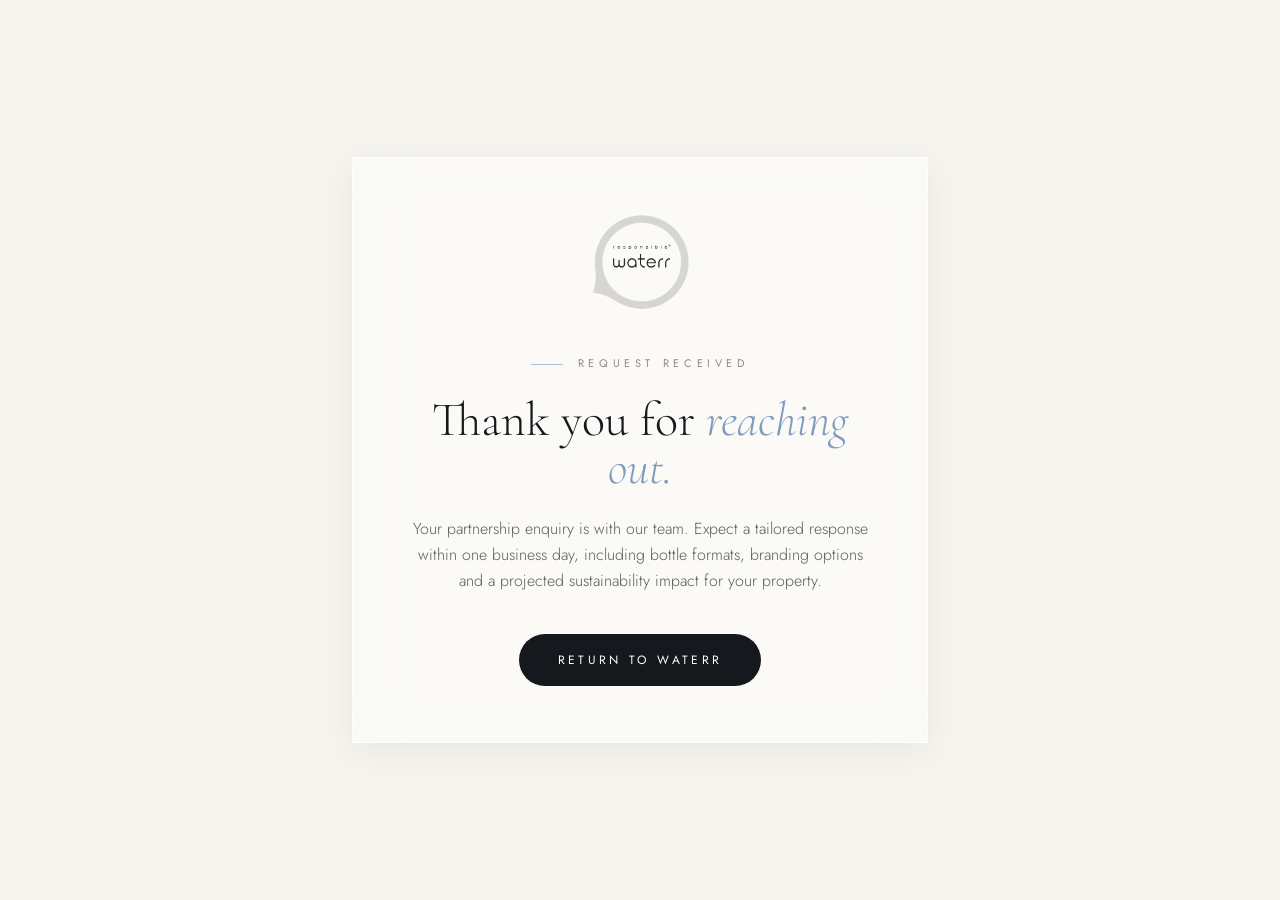
<file: thanks.html>
<!DOCTYPE html>
<html lang="en">
<head>
<meta charset="UTF-8">
<meta name="viewport" content="width=device-width, initial-scale=1.0">
<title>Thank You | WATERR</title>
<meta name="robots" content="noindex, follow">
<link rel="icon" href="favicon.ico" sizes="any">
<link rel="apple-touch-icon" href="assets/img/apple-touch-icon.png">
<link rel="stylesheet" href="assets/css/tailwind.css">
<link rel="stylesheet" href="assets/css/style.css">
</head>
<body class="font-body min-h-screen flex items-center justify-center px-6">
<main class="glass rounded-sm max-w-xl w-full p-10 lg:p-14 text-center">
  <img src="assets/img/logo-grey.png" alt="responsible waterr" class="h-24 w-auto mx-auto mb-10">
  <p class="eyebrow !inline-block mb-6">Request received</p>
  <h1 class="font-display font-light text-4xl lg:text-5xl leading-tight">Thank you for <span class="italic text-mistdeep">reaching out.</span></h1>
  <p class="mt-6 text-ink/70 leading-relaxed">Your partnership enquiry is with our team. Expect a tailored response within one business day, including bottle formats, branding options and a projected sustainability impact for your property.</p>
  <a href="index.html" class="btn btn-ink mt-10"><span>Return to WATERR</span></a>
</main>
</body>
</html>
</file>
<file: assets/css/style.css>
/* ============================================================
   responsible waterr  ·  luxury design layer
   ============================================================ */

/* ---------- self-hosted fonts ---------- */
@font-face{font-family:'Cormorant Garamond';font-style:normal;font-weight:300;font-display:swap;src:url('../fonts/cormorant-garamond-latin-300-normal.woff2') format('woff2');}
@font-face{font-family:'Cormorant Garamond';font-style:normal;font-weight:400;font-display:swap;src:url('../fonts/cormorant-garamond-latin-400-normal.woff2') format('woff2');}
@font-face{font-family:'Cormorant Garamond';font-style:italic;font-weight:300;font-display:swap;src:url('../fonts/cormorant-garamond-latin-300-italic.woff2') format('woff2');}
@font-face{font-family:'Cormorant Garamond';font-style:italic;font-weight:400;font-display:swap;src:url('../fonts/cormorant-garamond-latin-400-italic.woff2') format('woff2');}
@font-face{font-family:'Jost';font-style:normal;font-weight:300;font-display:swap;src:url('../fonts/jost-latin-300-normal.woff2') format('woff2');}
@font-face{font-family:'Jost';font-style:normal;font-weight:400;font-display:swap;src:url('../fonts/jost-latin-400-normal.woff2') format('woff2');}
@font-face{font-family:'Jost';font-style:normal;font-weight:500;font-display:swap;src:url('../fonts/jost-latin-500-normal.woff2') format('woff2');}

:root{
  --porcelain:#F6F4EF;
  --travertine:#ECE7DD;
  --mist:#A9BFD8;
  --mist-deep:#7E9CC0;
  --stone:#8E8B84;
  --ink:#15181C;
  --glass:rgba(255,255,255,.55);
  --ease-lux:cubic-bezier(.22,1,.36,1);
}

html{scroll-behavior:smooth;}
body{
  background:var(--porcelain);
  color:var(--ink);
  font-family:'Jost',sans-serif;
  font-weight:300;
  -webkit-font-smoothing:antialiased;
  overflow-x:hidden;
}
::selection{background:var(--mist);color:#fff;}

.font-display{font-family:'Cormorant Garamond',serif;}
.eyebrow{
  font-size:.6875rem;letter-spacing:.42em;text-transform:uppercase;
  font-weight:400;color:var(--stone);
}
.eyebrow::before{
  content:"";display:inline-block;width:2rem;height:1px;
  background:var(--mist);vertical-align:middle;margin-right:.9rem;
}

/* ---------- frosted glass ---------- */
.glass{
  background:var(--glass);
  -webkit-backdrop-filter:blur(24px) saturate(160%);
  backdrop-filter:blur(24px) saturate(160%);
  border:1px solid rgba(255,255,255,.65);
  box-shadow:0 8px 32px rgba(21,24,28,.06);
}
.glass-dark{
  background:rgba(21,24,28,.42);
  -webkit-backdrop-filter:blur(20px) saturate(140%);
  backdrop-filter:blur(20px) saturate(140%);
  border:1px solid rgba(255,255,255,.14);
}

/* ---------- preloader ---------- */
#preloader{
  position:fixed;inset:0;z-index:100;background:var(--porcelain);
  display:flex;align-items:center;justify-content:center;
  transition:opacity 1s var(--ease-lux),visibility 1s;
  /* failsafe: auto-dismiss even if JavaScript never runs */
  animation:preloaderFailsafe 1.2s var(--ease-lux) 4.5s forwards;
}
@keyframes preloaderFailsafe{to{opacity:0;visibility:hidden;}}
#preloader.done{opacity:0;visibility:hidden;}
.loader-stage{position:relative;width:140px;height:200px;}
.loader-drop{
  position:absolute;left:50%;top:0;width:14px;height:20px;margin-left:-7px;
  background:var(--mist);border-radius:50% 50% 50% 50%/60% 60% 40% 40%;
  animation:dropFall 1.4s var(--ease-lux) infinite;
}
.loader-ring{
  position:absolute;left:50%;bottom:30px;width:90px;height:90px;margin-left:-45px;
  border:5px solid var(--mist);border-radius:50%;opacity:.9;
}
.loader-ripple{
  position:absolute;left:50%;bottom:30px;width:90px;height:90px;margin-left:-45px;
  border:1px solid var(--mist);border-radius:50%;opacity:0;
  animation:ripple 1.4s var(--ease-lux) infinite;animation-delay:.55s;
}
.loader-word{
  position:absolute;bottom:-14px;left:50%;transform:translateX(-50%);
  font-size:.625rem;letter-spacing:.5em;text-transform:uppercase;color:var(--stone);white-space:nowrap;
}
@keyframes dropFall{
  0%{transform:translateY(-30px) scale(.6);opacity:0;}
  35%{opacity:1;}
  60%{transform:translateY(95px) scale(1);opacity:1;}
  70%{transform:translateY(100px) scale(1.4,.5);opacity:0;}
  100%{transform:translateY(100px);opacity:0;}
}
@keyframes ripple{
  0%{transform:scale(.6);opacity:0;}
  20%{opacity:.7;}
  100%{transform:scale(1.7);opacity:0;}
}

/* ---------- nav ---------- */
#nav{transition:transform .6s var(--ease-lux),box-shadow .6s;}
#nav.scrolled{box-shadow:0 10px 40px rgba(21,24,28,.08);}
.nav-link{position:relative;letter-spacing:.18em;font-size:.75rem;text-transform:uppercase;font-weight:400;}
.nav-link::after{
  content:"";position:absolute;left:0;bottom:-6px;height:1px;width:100%;
  background:var(--ink);transform:scaleX(0);transform-origin:right;
  transition:transform .5s var(--ease-lux);
}
.nav-link:hover::after{transform:scaleX(1);transform-origin:left;}

/* scroll progress droplet */
#progressTrack{position:fixed;top:0;left:0;right:0;height:2px;z-index:60;background:transparent;}
#progressBar{height:100%;width:0;background:linear-gradient(90deg,var(--mist),var(--mist-deep));transition:width .1s linear;}

/* ---------- hero ---------- */
.hero-img-wrap{clip-path:inset(0 round 0);}
.hero-img{transform:scale(1.12);animation:kenburns 14s var(--ease-lux) forwards;}
@keyframes kenburns{to{transform:scale(1);}}
#ripple-canvas{position:absolute;inset:0;width:100%;height:100%;pointer-events:none;mix-blend-mode:overlay;}

.hero-line{display:block;overflow:hidden;}
.hero-line span{display:block;transform:translateY(110%);animation:lineUp 1.3s var(--ease-lux) forwards;}
.hero-line:nth-child(2) span{animation-delay:.15s;}
.hero-line:nth-child(3) span{animation-delay:.3s;}
@keyframes lineUp{to{transform:translateY(0);}}

.fade-up-load{opacity:0;transform:translateY(24px);animation:fadeUp 1.2s var(--ease-lux) forwards;}
.d-6{animation-delay:.6s;}.d-8{animation-delay:.8s;}.d-10{animation-delay:1s;}
@keyframes fadeUp{to{opacity:1;transform:translateY(0);}}

/* ---------- buttons ---------- */
.btn{
  position:relative;display:inline-flex;align-items:center;gap:.75rem;
  padding:1.05rem 2.4rem;font-size:.75rem;letter-spacing:.28em;text-transform:uppercase;font-weight:400;
  overflow:hidden;transition:color .5s var(--ease-lux);border-radius:999px;
}
.btn span{position:relative;z-index:1;}
.btn::before{
  content:"";position:absolute;inset:0;border-radius:999px;
  transform:translateY(101%);transition:transform .55s var(--ease-lux);
}
.btn:hover::before{transform:translateY(0);}
.btn-ink{background:var(--ink);color:#fff;}
.btn-ink::before{background:var(--mist-deep);}
.btn-ghost{border:1px solid rgba(21,24,28,.25);color:var(--ink);}
.btn-ghost::before{background:var(--ink);}
.btn-ghost:hover{color:#fff;}
.btn-glass{background:var(--glass);-webkit-backdrop-filter:blur(16px);backdrop-filter:blur(16px);border:1px solid rgba(255,255,255,.7);color:var(--ink);}
.btn-glass::before{background:var(--ink);}
.btn-glass:hover{color:#fff;}

/* ---------- marquee ---------- */
.marquee{display:flex;overflow:hidden;user-select:none;gap:0;}
.marquee-track{flex-shrink:0;display:flex;align-items:center;min-width:100%;animation:marquee 32s linear infinite;}
@keyframes marquee{to{transform:translateX(-100%);}}
.marquee:hover .marquee-track{animation-play-state:paused;}
.marquee-item{
  display:flex;align-items:center;gap:2.5rem;padding:0 1.25rem;white-space:nowrap;
  font-family:'Cormorant Garamond',serif;font-size:clamp(1.1rem,2vw,1.5rem);font-style:italic;color:var(--stone);
}
.marquee-item::after{content:"";width:5px;height:7px;background:var(--mist);border-radius:50% 50% 50% 50%/60% 60% 40% 40%;}

/* ---------- reveal on scroll ---------- */
.reveal{opacity:0;transform:translateY(36px);transition:opacity 1s var(--ease-lux),transform 1s var(--ease-lux);}
.reveal.in{opacity:1;transform:none;}
.reveal-img{clip-path:inset(8% round 2px);transition:clip-path 1.2s var(--ease-lux);}
.reveal-img.in{clip-path:inset(0 round 2px);}
[data-stagger]>*{opacity:0;transform:translateY(28px);transition:opacity .9s var(--ease-lux),transform .9s var(--ease-lux);}
[data-stagger].in>*{opacity:1;transform:none;}
[data-stagger].in>*:nth-child(2){transition-delay:.12s;}
[data-stagger].in>*:nth-child(3){transition-delay:.24s;}
[data-stagger].in>*:nth-child(4){transition-delay:.36s;}
[data-stagger].in>*:nth-child(5){transition-delay:.48s;}

/* ---------- image hover ---------- */
.img-hover{overflow:hidden;}
.img-hover img{transition:transform 1.4s var(--ease-lux);}
.img-hover:hover img{transform:scale(1.06);}

/* ---------- bottle selector ---------- */
.size-tab{
  padding:.85rem 1.8rem;border:1px solid rgba(21,24,28,.15);border-radius:999px;
  font-size:.75rem;letter-spacing:.25em;cursor:pointer;transition:all .45s var(--ease-lux);
  background:transparent;color:var(--ink);
}
.size-tab.active{background:var(--ink);color:#fff;border-color:var(--ink);}
.size-panel{display:none;}
.size-panel.active{display:grid;animation:fadeUp .8s var(--ease-lux);}
.bottle-shot{transition:opacity .5s var(--ease-lux),transform 1.4s var(--ease-lux);}
.bottle-shot.swapping{opacity:0;}

/* ---------- purification rail ---------- */
#rail{display:flex;gap:1.25rem;overflow-x:auto;scroll-snap-type:x mandatory;padding-bottom:1.5rem;scrollbar-width:none;}
#rail::-webkit-scrollbar{display:none;}
.rail-card{scroll-snap-align:start;flex:0 0 min(320px,78vw);}
.rail-num{
  font-family:'Cormorant Garamond',serif;font-size:3.4rem;line-height:1;color:transparent;
  -webkit-text-stroke:1px var(--mist-deep);font-weight:400;
}
.rail-btn{
  width:54px;height:54px;border-radius:50%;border:1px solid rgba(21,24,28,.2);
  display:flex;align-items:center;justify-content:center;transition:all .4s var(--ease-lux);
}
.rail-btn:hover{background:var(--ink);color:#fff;border-color:var(--ink);}

/* ---------- experience gallery ---------- */
.exp-card{position:relative;}
.exp-caption{
  position:absolute;left:1rem;right:1rem;bottom:1rem;padding:1.1rem 1.4rem;
  transform:translateY(12px);opacity:0;transition:all .6s var(--ease-lux);
}
.exp-card:hover .exp-caption{transform:none;opacity:1;}
@media (hover:none){.exp-caption{transform:none;opacity:1;}}

/* ---------- stats ---------- */
.stat-num{font-family:'Cormorant Garamond',serif;font-weight:300;font-size:clamp(3.2rem,6vw,5.2rem);line-height:1;}

/* ---------- FAQ ---------- */
.faq-item{border-bottom:1px solid rgba(21,24,28,.1);}
.faq-q{width:100%;display:flex;justify-content:space-between;align-items:center;gap:1.5rem;padding:1.6rem 0;text-align:left;cursor:pointer;}
.faq-icon{position:relative;width:14px;height:14px;flex-shrink:0;}
.faq-icon::before,.faq-icon::after{content:"";position:absolute;background:var(--ink);transition:transform .45s var(--ease-lux);}
.faq-icon::before{left:0;top:6px;width:14px;height:1px;}
.faq-icon::after{left:6px;top:0;width:1px;height:14px;}
.faq-item.open .faq-icon::after{transform:scaleY(0);}
.faq-a{max-height:0;overflow:hidden;transition:max-height .6s var(--ease-lux);}

/* ---------- form ---------- */
.field{position:relative;}
.field input,.field select,.field textarea{
  width:100%;background:transparent;border:0;border-bottom:1px solid rgba(21,24,28,.2);
  padding:1rem 0 .8rem;font-size:.95rem;font-weight:300;color:var(--ink);outline:none;
  transition:border-color .4s;border-radius:0;-webkit-appearance:none;appearance:none;
}
.field textarea{resize:vertical;min-height:90px;}
.field input:focus,.field select:focus,.field textarea:focus{border-color:var(--mist-deep);}
.field label{
  display:block;font-size:.6875rem;letter-spacing:.3em;text-transform:uppercase;color:var(--stone);font-weight:400;
}
.field select{cursor:pointer;}
input:-webkit-autofill{-webkit-box-shadow:0 0 0 100px var(--porcelain) inset;}

/* ---------- droplet divider ---------- */
.drop-divider{display:flex;align-items:center;justify-content:center;gap:1.5rem;}
.drop-divider::before,.drop-divider::after{content:"";height:1px;width:min(120px,20vw);background:rgba(21,24,28,.15);}
.drop-divider svg{width:12px;height:16px;fill:var(--mist);}

/* ---------- focus visibility & motion ---------- */
a:focus-visible,button:focus-visible,input:focus-visible,select:focus-visible,textarea:focus-visible{
  outline:2px solid var(--mist-deep);outline-offset:3px;
}
@media (prefers-reduced-motion:reduce){
  *,*::before,*::after{animation-duration:.01ms !important;animation-iteration-count:1 !important;transition-duration:.01ms !important;}
  html{scroll-behavior:auto;}
  .reveal,[data-stagger]>*{opacity:1;transform:none;}
  .hero-line span{transform:none;}
  .fade-up-load{opacity:1;transform:none;}
}

/* mobile menu legibility */
#mobileMenu{background:rgba(246,244,239,.9);-webkit-backdrop-filter:blur(28px) saturate(150%);backdrop-filter:blur(28px) saturate(150%);}

/* glass button tuned for dark sections */
.btn-glass-dark{background:rgba(255,255,255,.08);-webkit-backdrop-filter:blur(14px);backdrop-filter:blur(14px);border:1px solid rgba(255,255,255,.3);color:var(--porcelain);}
.btn-glass-dark::before{background:var(--porcelain);}
.btn-glass-dark:hover{color:var(--ink);}
</file>
